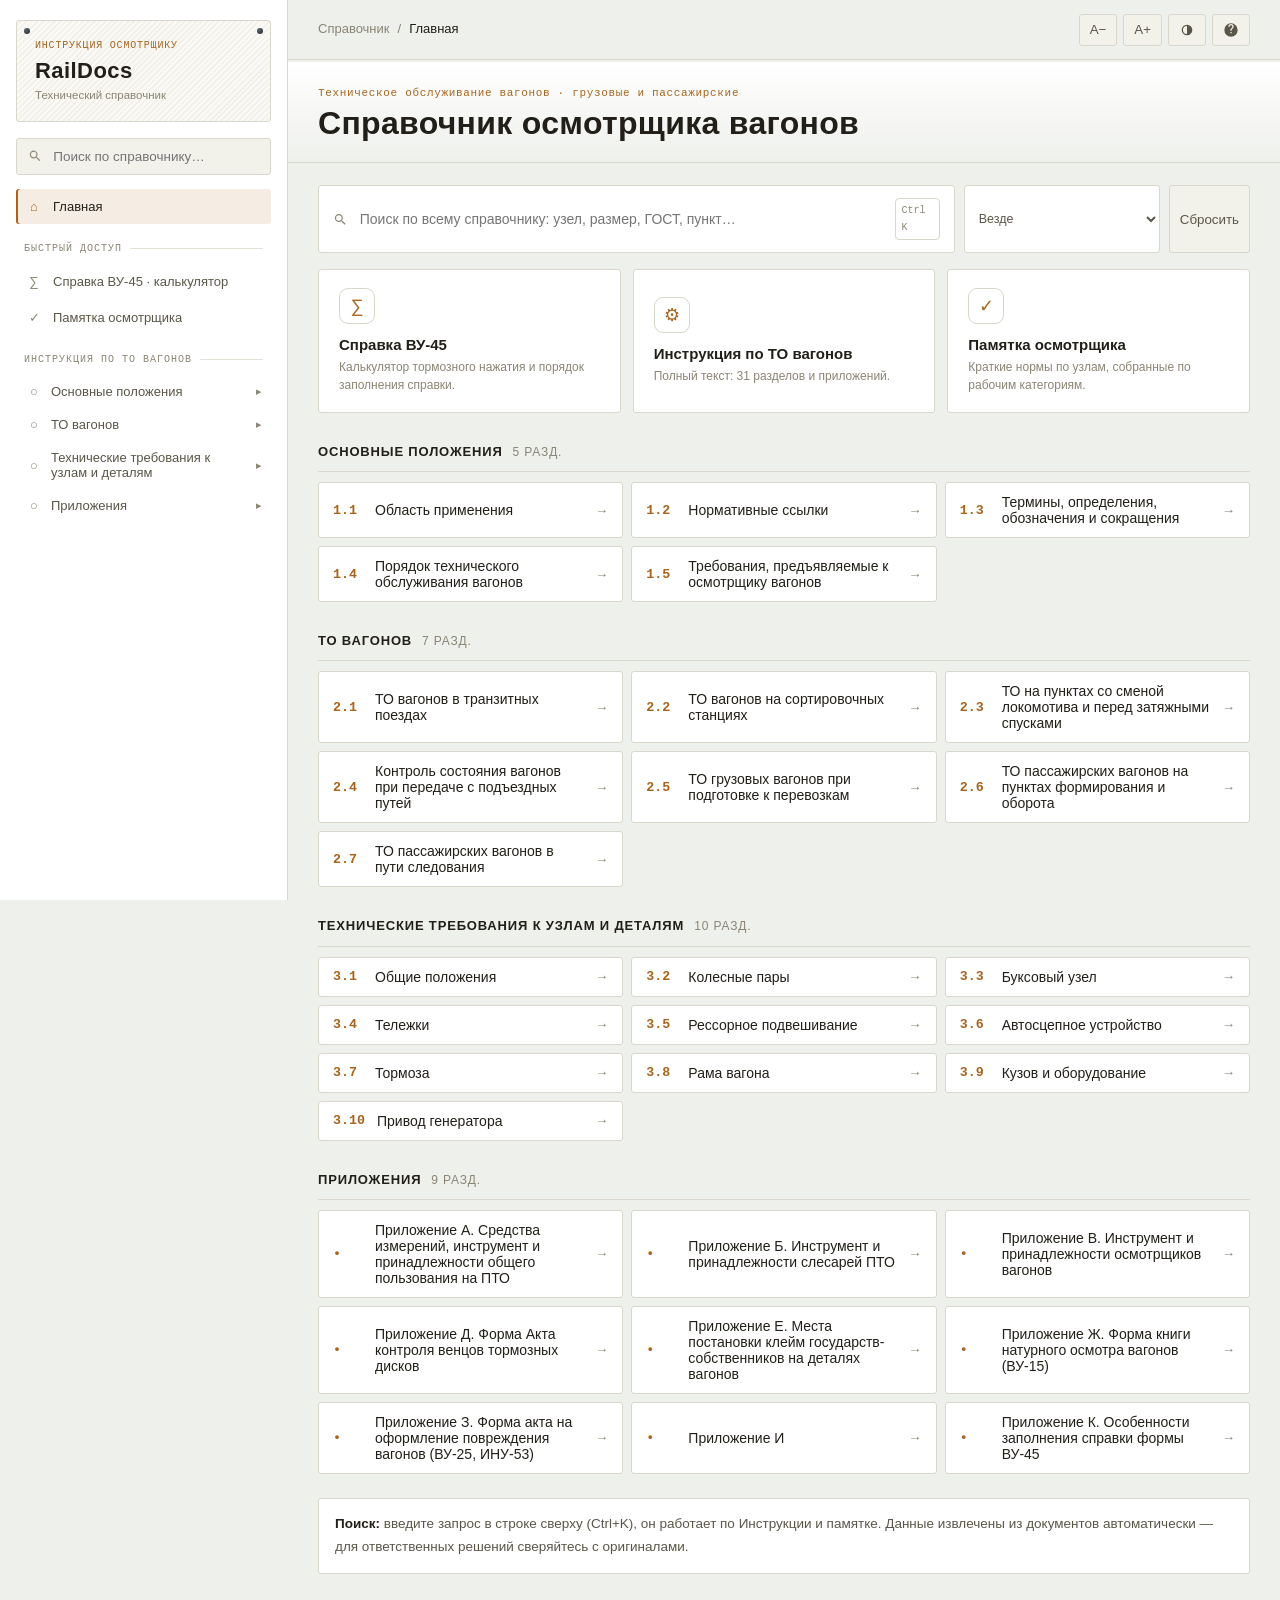
<file: index.html>
<!doctype html>
<html lang="ru">
<head>
<meta charset="utf-8">
<meta name="viewport" content="width=device-width,initial-scale=1">
<meta name="description" content="Справочник осмотрщика вагонов: инструкция по ТО вагонов в эксплуатации, памятка, калькулятор справки ВУ-45">
<title>Справочник осмотрщика вагонов</title>
<link rel="stylesheet" href="assets/styles.css">
<link rel="manifest" href="assets/manifest.webmanifest">
<meta name="theme-color" content="#181d24">
<link rel="icon" href="assets/icon.svg" type="image/svg+xml">
<link rel="apple-touch-icon" href="assets/apple-touch-icon.png">
<meta name="apple-mobile-web-app-capable" content="yes">
<meta name="mobile-web-app-capable" content="yes">
<meta name="apple-mobile-web-app-title" content="Осмотрщик">
<meta name="apple-mobile-web-app-status-bar-style" content="default">
</head>
<body>

<div class="app">

  <!-- ===== SIDEBAR ===== -->
  <aside class="sidebar" id="sidebar">
    <div class="plate">
      <div class="plate-rivet tl"></div><div class="plate-rivet tr"></div>
      <div class="plate-code">ИНСТРУКЦИЯ ОСМОТРЩИКУ</div>
      <div class="plate-title">RailDocs</div>
      <div class="plate-sub">Технический справочник</div>
    </div>

    <div class="side-search">
      <svg viewBox="0 0 24 24" width="16" height="16"><path fill="currentColor" d="M15.5 14h-.79l-.28-.27a6.5 6.5 0 1 0-.7.7l.27.28v.79l5 4.99L20.49 19zm-6 0A4.5 4.5 0 1 1 14 9.5 4.5 4.5 0 0 1 9.5 14"/></svg>
      <input id="sideSearch" placeholder="Поиск по справочнику…">
    </div>

    <nav id="sectionNav"></nav>

    
  </aside>

  <div class="sidebar-backdrop" id="sidebarBackdrop"></div>

  <!-- ===== MAIN ===== -->
  <main class="main">
    <header class="topbar">
      <button id="tocBtn" class="mobile-btn" aria-label="Меню">
        <svg viewBox="0 0 24 24" width="20" height="20"><path fill="currentColor" d="M3 6h18v2H3zm0 5h18v2H3zm0 5h18v2H3z"/></svg>
      </button>
      <div class="crumbs" id="crumbs"><span>Справочник</span><i>/</i><strong>Главная</strong></div>
      <div class="actions">
        <button id="fontMinus" class="icon-btn" title="Уменьшить текст">A−</button>
        <button id="fontPlus" class="icon-btn" title="Увеличить текст">A+</button>
        <button id="themeBtn" class="icon-btn" title="Светлая / тёмная тема">
          <svg viewBox="0 0 24 24" width="16" height="16"><path fill="currentColor" d="M12 18a6 6 0 1 1 0-12zm0 2a8 8 0 1 0 0-16 8 8 0 0 0 0 16"/></svg>
        </button>
        <button id="helpBtn" class="icon-btn" title="Горячие клавиши (?)">
          <svg viewBox="0 0 24 24" width="16" height="16"><path fill="currentColor" d="M12 2a10 10 0 1 0 0 20 10 10 0 0 0 0-20m1 15h-2v-2h2zm2.07-7.75-.9.92C13.45 10.9 13 11.5 13 13h-2v-.5c0-1.1.45-2.1 1.17-2.83l1.24-1.26c.37-.36.59-.86.59-1.41a2 2 0 0 0-4 0H8a4 4 0 0 1 8 0c0 .8-.32 1.53-.93 2.25"/></svg>
        </button>
      </div>
    </header>

    <div class="progress-bar" id="progressBar"><div id="progressFill"></div></div>

    <section class="hero">
      <div class="hero-inner">
        <div class="eyebrow">Техническое обслуживание вагонов · грузовые и пассажирские</div>
        <h1>Справочник осмотрщика вагонов</h1>
        <p>Инструкция по техническому обслуживанию вагонов в эксплуатации, памятка осмотрщика и калькулятор справки ВУ-45.</p>
        <div class="meta" id="heroMeta"></div>
      </div>
    </section>

    <section class="toolbar">
      <div class="global-search">
        <svg viewBox="0 0 24 24" width="17" height="17"><path fill="currentColor" d="M15.5 14h-.79l-.28-.27a6.5 6.5 0 1 0-.7.7l.27.28v.79l5 4.99L20.49 19zm-6 0A4.5 4.5 0 1 1 14 9.5 4.5 4.5 0 0 1 9.5 14"/></svg>
        <input id="search" placeholder="Поиск по всему справочнику: узел, размер, ГОСТ, пункт…" autocomplete="off">
        <kbd>Ctrl K</kbd>
      </div>
      <select id="searchScope" class="scope-select" title="Область поиска">
        <option value="all">Везде</option>
        <option value="pamyatka">Памятка осмотрщика</option>
        <option value="instr">Инструкция по ТО вагонов</option>
      </select>
      <button id="resetBtn" class="ghost-btn">Сбросить</button>
    </section>

    <section id="results" class="results hidden"></section>
    <section id="content" class="content"></section>
  </main>
</div>

<button id="toTopBtn" class="to-top hidden" title="Наверх">
  <svg viewBox="0 0 24 24" width="18" height="18"><path fill="currentColor" d="M12 5.83 5.41 12.41 4 11l8-8 8 8-1.41 1.41L12 5.83zM4 18h16v2H4z"/></svg>
</button>

<!-- ===== TOAST (уведомления: сохранено, скопировано и т.п.) ===== -->
<div class="toast" id="toast"></div>

<div class="pdf-overlay hidden" id="helpOverlay">
  <div class="help-modal">
    <div class="pdf-head">
      <div class="pdf-head-title"><b>Горячие клавиши и подсказки</b></div>
      <div class="pdf-head-actions"><button id="closeHelp" class="icon-btn" title="Закрыть (Esc)">
        <svg viewBox="0 0 24 24" width="15" height="15"><path fill="currentColor" d="M6.4 4.98 12 10.59l5.6-5.61L19.02 6.4 13.41 12l5.61 5.6-1.42 1.42L12 13.41l-5.6 5.61-1.42-1.42L10.59 12 4.98 6.4z"/></svg>
      </button></div>
    </div>
    <div class="help-body">
      <dl class="hotkey-list">
        <dt><kbd>Ctrl</kbd>+<kbd>K</kbd></dt><dd>Перейти в строку поиска</dd>
        <dt><kbd>←</kbd> / <kbd>→</kbd></dt><dd>Предыдущий / следующий раздел документа</dd>
        <dt><kbd>Esc</kbd></dt><dd>Закрыть окно справки или очистить поиск</dd>
        <dt><kbd>?</kbd></dt><dd>Открыть это окно</dd>
      </dl>
      <p class="help-note">Данные калькулятора ВУ-45 хранятся локально в этом браузере и никуда не отправляются.</p>
    </div>
  </div>
</div>

<script src="assets/data.js"></script>
<script src="assets/instr_data.js"></script>
<script src="assets/vu45.js"></script>
<script src="assets/app.js"></script>
</body>
</html>
</file>
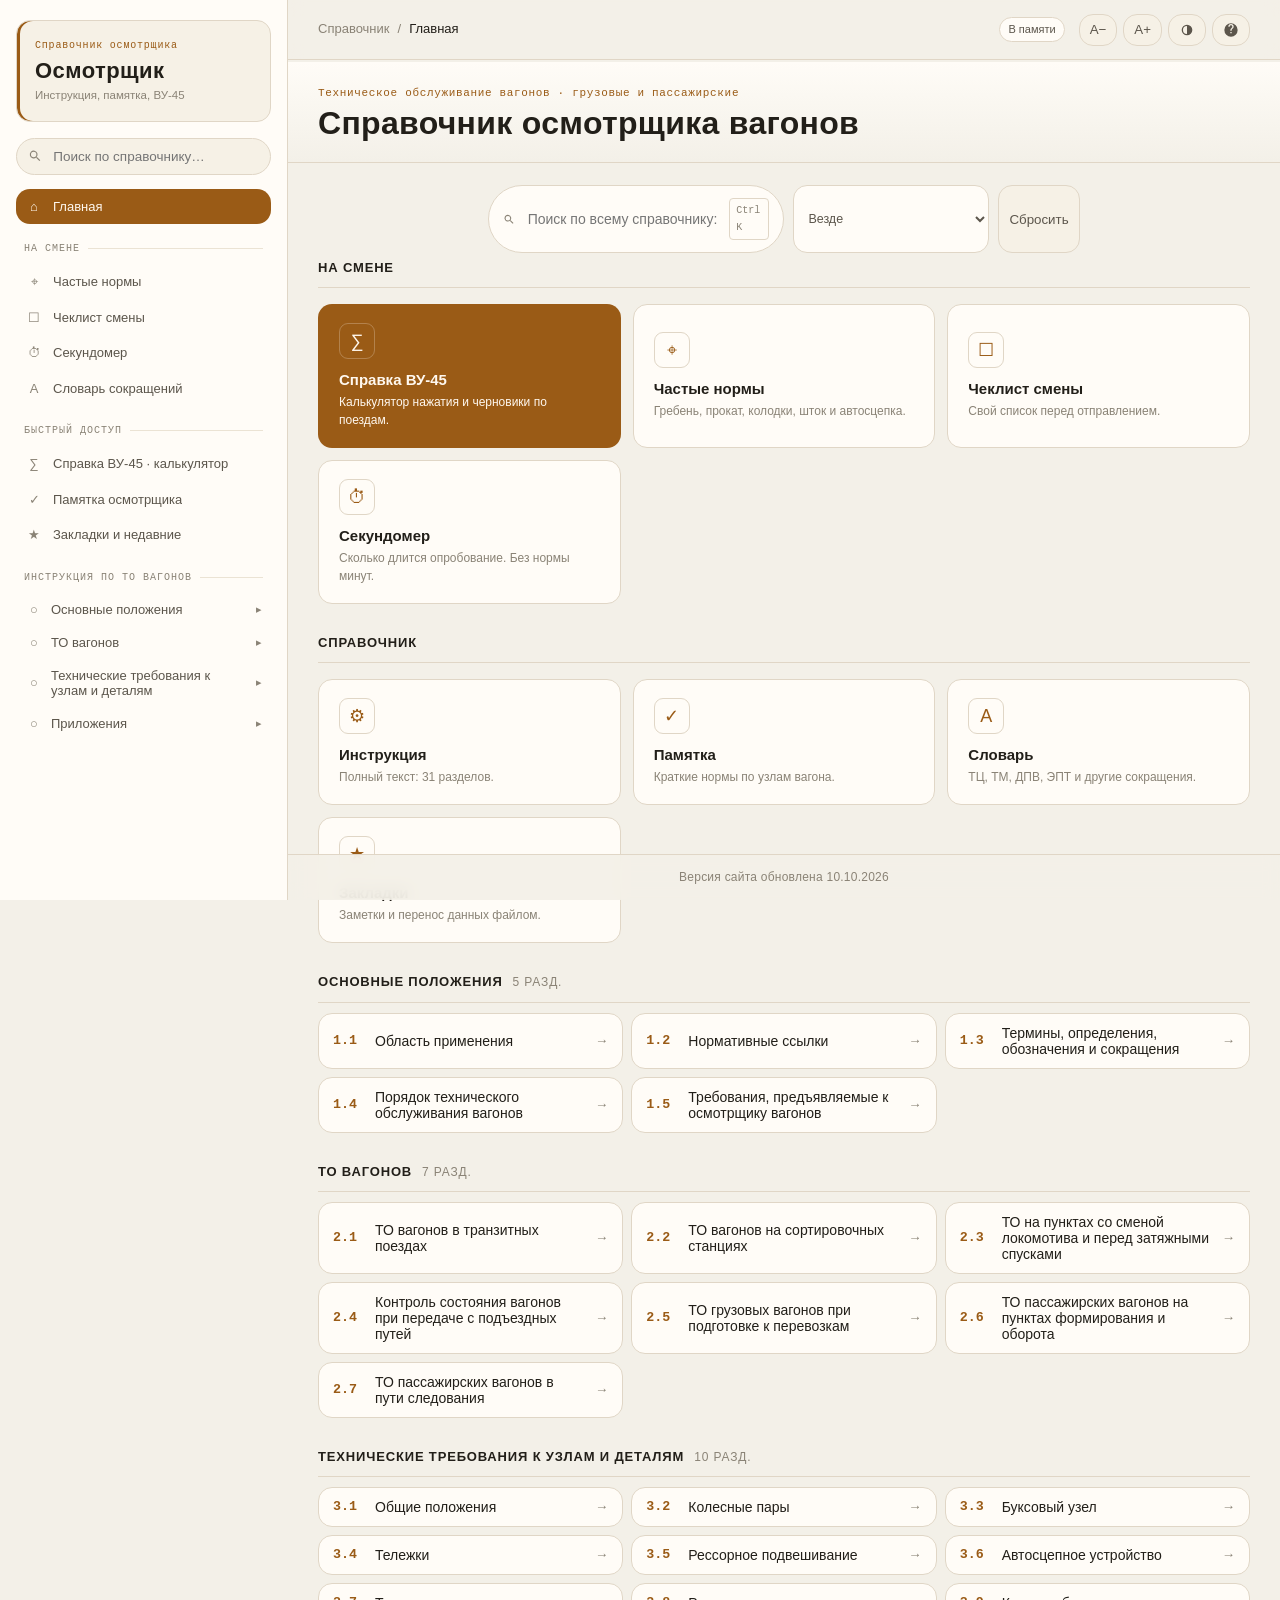
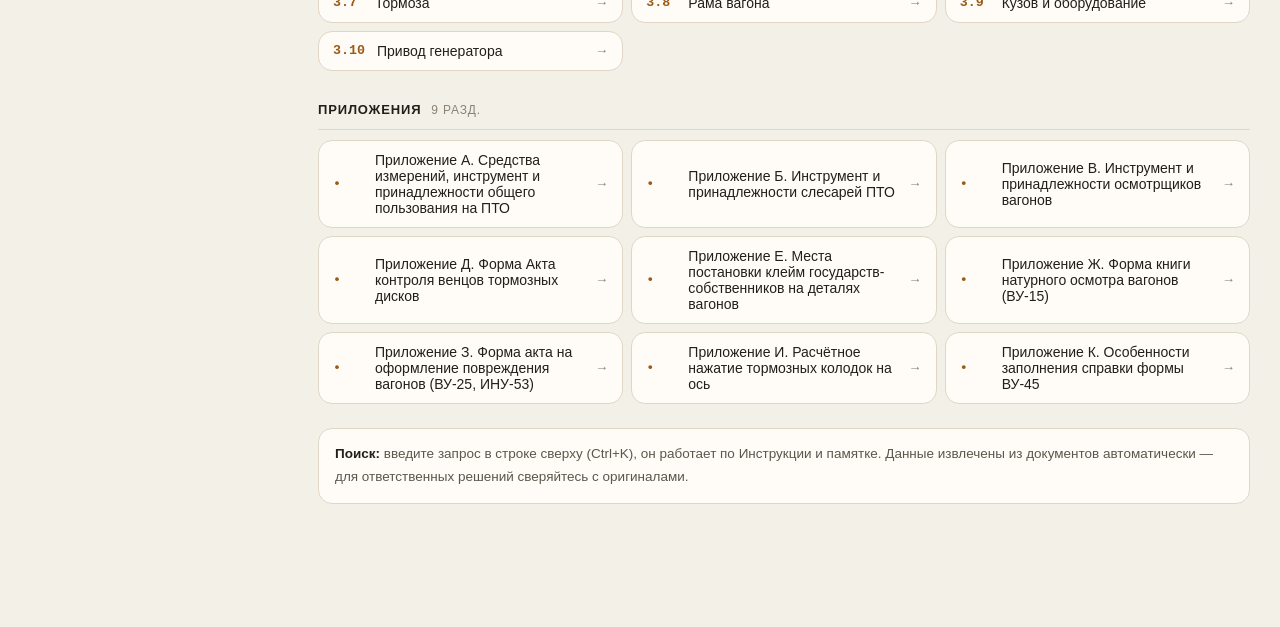
<file: vagon-spravochnik/index.html>
<!doctype html>
<html lang="ru">
<head>
<meta charset="utf-8">
<meta name="viewport" content="width=device-width, initial-scale=1, viewport-fit=cover">
<meta name="description" content="Справочник осмотрщика вагонов: инструкция по ТО вагонов в эксплуатации, памятка, калькулятор справки ВУ-45">
<title>Справочник осмотрщика вагонов</title>
<link rel="stylesheet" href="assets/styles.css">
<link rel="manifest" href="manifest.webmanifest">
<meta name="theme-color" content="#181d24">
<link rel="icon" href="assets/icon.svg" type="image/svg+xml">
<link rel="apple-touch-icon" href="assets/apple-touch-icon.png">
<meta name="apple-mobile-web-app-capable" content="yes">
<meta name="mobile-web-app-capable" content="yes">
<meta name="apple-mobile-web-app-title" content="Осмотрщик">
<meta name="apple-mobile-web-app-status-bar-style" content="black-translucent">
</head>
<body data-theme="night">

<div class="app">

  <!-- ===== SIDEBAR ===== -->
  <aside class="sidebar" id="sidebar">
    <div class="plate">
      <div class="plate-rivet tl"></div><div class="plate-rivet tr"></div>
      <div class="plate-code">Справочник осмотрщика</div>
      <div class="plate-title">Осмотрщик</div>
      <div class="plate-sub">Инструкция, памятка, ВУ-45</div>
    </div>

    <div class="side-search">
      <svg viewBox="0 0 24 24" width="16" height="16"><path fill="currentColor" d="M15.5 14h-.79l-.28-.27a6.5 6.5 0 1 0-.7.7l.27.28v.79l5 4.99L20.49 19zm-6 0A4.5 4.5 0 1 1 14 9.5 4.5 4.5 0 0 1 9.5 14"/></svg>
      <input id="sideSearch" placeholder="Поиск по справочнику…">
    </div>

    <nav id="sectionNav"></nav>

    
  </aside>

  <div class="sidebar-backdrop" id="sidebarBackdrop"></div>

  <!-- ===== MAIN ===== -->
  <main class="main">
    <header class="topbar">
      <button id="tocBtn" class="mobile-btn" aria-label="Меню">
        <svg viewBox="0 0 24 24" width="20" height="20"><path fill="currentColor" d="M3 6h18v2H3zm0 5h18v2H3zm0 5h18v2H3z"/></svg>
      </button>
      <div class="crumbs" id="crumbs"><span>Справочник</span><i>/</i><strong>Главная</strong></div>
      <span id="netBadge" class="net-badge" role="status"></span>
      <div class="actions">
        <button id="timerChip" class="timer-chip hidden" type="button" title="Секундомер"></button>
        <button id="fontMinus" class="icon-btn" title="Уменьшить текст">A−</button>
        <button id="fontPlus" class="icon-btn" title="Увеличить текст">A+</button>
        <div class="theme-wrap">
          <button id="themeBtn" class="icon-btn" title="Цветовая тема" aria-haspopup="true" aria-expanded="false">
            <svg viewBox="0 0 24 24" width="16" height="16"><path fill="currentColor" d="M12 18a6 6 0 1 1 0-12zm0 2a8 8 0 1 0 0-16 8 8 0 0 0 0 16"/></svg>
          </button>
          <div id="themeMenu" class="theme-menu hidden" role="menu">
            <button type="button" data-theme="night" role="menuitemradio"><i></i>Ночь</button>
            <button type="button" data-theme="rail" role="menuitemradio"><i></i>Рельс</button>
            <button type="button" data-theme="field" role="menuitemradio"><i></i>Поле</button>
            <button type="button" data-theme="paper" role="menuitemradio"><i></i>Бумага</button>
            <button type="button" data-theme="day" role="menuitemradio"><i></i>День</button>
          </div>
        </div>
        <button id="helpBtn" class="icon-btn" title="Горячие клавиши (?)">
          <svg viewBox="0 0 24 24" width="16" height="16"><path fill="currentColor" d="M12 2a10 10 0 1 0 0 20 10 10 0 0 0 0-20m1 15h-2v-2h2zm2.07-7.75-.9.92C13.45 10.9 13 11.5 13 13h-2v-.5c0-1.1.45-2.1 1.17-2.83l1.24-1.26c.37-.36.59-.86.59-1.41a2 2 0 0 0-4 0H8a4 4 0 0 1 8 0c0 .8-.32 1.53-.93 2.25"/></svg>
        </button>
      </div>
    </header>

    <div class="progress-bar" id="progressBar"><div id="progressFill"></div></div>

    <section class="hero">
      <div class="hero-inner">
        <div class="eyebrow">Техническое обслуживание вагонов · грузовые и пассажирские</div>
        <h1>Справочник осмотрщика вагонов</h1>
        <p>Инструкция по техническому обслуживанию вагонов в эксплуатации, памятка осмотрщика и калькулятор справки ВУ-45.</p>
        <div class="meta" id="heroMeta"></div>
      </div>
    </section>

    <section class="toolbar">
      <div class="global-search">
        <svg viewBox="0 0 24 24" width="17" height="17"><path fill="currentColor" d="M15.5 14h-.79l-.28-.27a6.5 6.5 0 1 0-.7.7l.27.28v.79l5 4.99L20.49 19zm-6 0A4.5 4.5 0 1 1 14 9.5 4.5 4.5 0 0 1 9.5 14"/></svg>
        <input id="search" placeholder="Поиск по всему справочнику: узел, размер, ГОСТ, пункт…" autocomplete="off">
        <kbd>Ctrl K</kbd>
      </div>
      <select id="searchScope" class="scope-select" title="Область поиска">
        <option value="all">Везде</option>
        <option value="pamyatka">Памятка осмотрщика</option>
        <option value="instr">Инструкция по ТО вагонов</option>
      </select>
      <button id="resetBtn" class="ghost-btn">Сбросить</button>
    </section>

    <section id="results" class="results hidden"></section>
    <section id="content" class="content"></section>
    <footer class="site-rev">Версия сайта обновлена 10.10.2026</footer>
  </main>
</div>

<nav class="dock" id="dock" aria-label="Основные разделы">
  <button type="button" data-dock="overview">
    <svg viewBox="0 0 24 24" width="22" height="22"><path fill="currentColor" d="M4 10.5 12 4l8 6.5V20a1 1 0 0 1-1 1h-5v-6H10v6H5a1 1 0 0 1-1-1z"/></svg>
    <span>Главная</span>
  </button>
  <button type="button" data-dock="norms">
    <svg viewBox="0 0 24 24" width="22" height="22"><path fill="currentColor" d="M4 5h16v2H4zm0 6h10v2H4zm0 6h16v2H4z"/></svg>
    <span>Нормы</span>
  </button>
  <button type="button" data-dock="vu45">
    <svg viewBox="0 0 24 24" width="22" height="22"><path fill="currentColor" d="M6 3h9l5 5v13a1 1 0 0 1-1 1H6a1 1 0 0 1-1-1V4a1 1 0 0 1 1-1m8 1.5V9h4.5zM8 13h8v1.5H8zm0 3h8V18H8z"/></svg>
    <span>ВУ-45</span>
  </button>
  <button type="button" data-dock="search">
    <svg viewBox="0 0 24 24" width="22" height="22"><path fill="currentColor" d="M15.5 14h-.79l-.28-.27a6.5 6.5 0 1 0-.7.7l.27.28v.79l5 4.99L20.49 19zM9.5 14A4.5 4.5 0 1 1 14 9.5 4.5 4.5 0 0 1 9.5 14"/></svg>
    <span>Поиск</span>
  </button>
  <button type="button" data-dock="menu">
    <svg viewBox="0 0 24 24" width="22" height="22"><path fill="currentColor" d="M4 6h16v2H4zm0 5h16v2H4zm0 5h16v2H4z"/></svg>
    <span>Меню</span>
  </button>
</nav>

<button id="toTopBtn" class="to-top hidden" title="Наверх">
  <svg viewBox="0 0 24 24" width="18" height="18"><path fill="currentColor" d="M12 5.83 5.41 12.41 4 11l8-8 8 8-1.41 1.41L12 5.83zM4 18h16v2H4z"/></svg>
</button>

<!-- ===== TOAST (уведомления: сохранено, скопировано и т.п.) ===== -->
<div class="toast" id="toast"></div>

<div class="pdf-overlay hidden" id="helpOverlay">
  <div class="help-modal">
    <div class="pdf-head">
      <div class="pdf-head-title"><b>Горячие клавиши и подсказки</b></div>
      <div class="pdf-head-actions"><button id="closeHelp" class="icon-btn" title="Закрыть (Esc)">
        <svg viewBox="0 0 24 24" width="15" height="15"><path fill="currentColor" d="M6.4 4.98 12 10.59l5.6-5.61L19.02 6.4 13.41 12l5.61 5.6-1.42 1.42L12 13.41l-5.6 5.61-1.42-1.42L10.59 12 4.98 6.4z"/></svg>
      </button></div>
    </div>
    <div class="help-body">
      <dl class="hotkey-list">
        <dt><kbd>Ctrl</kbd>+<kbd>K</kbd></dt><dd>Перейти в строку поиска (и в русской раскладке)</dd>
        <dt><kbd>←</kbd> / <kbd>→</kbd></dt><dd>Предыдущий / следующий раздел документа</dd>
        <dt><kbd>Esc</kbd></dt><dd>Закрыть окно справки или очистить поиск</dd>
        <dt><kbd>?</kbd></dt><dd>Открыть это окно</dd>
      </dl>
      <p class="help-note">Данные калькулятора ВУ-45 хранятся локально в этом браузере и никуда не отправляются.</p>
    </div>
  </div>
</div>

<script src="assets/data.js"></script>
<script src="assets/instr_data.js"></script>
<script src="assets/vu45.js"></script>
<script src="assets/app.js"></script>
</body>
</html>
</file>
<file: assets/styles.css>
/* ============================================================
   Справочник осмотрщика вагонов
   Тема: приборная табличка / инженерный чертёж
   ============================================================ */

:root{
  --bg-0:#12161b;
  --bg-1:#181d24;
  --bg-2:#1f262e;
  --bg-3:#252d36;
  --line:#2c343d;
  --line-soft:#232a32;
  --ink:#e9edf1;
  --ink-dim:#9aa7b3;
  --ink-faint:#6c7885;
  --accent:#d99a3c;
  --accent-ink:#241804;
  --accent-soft:rgba(217,154,60,.14);
  --blue:#5b9bd1;
  --rust:#c96a54;
  --violet:#a48ce0;
  --shadow:0 18px 46px rgba(0,0,0,.35);
  --font-scale:1;
  --font-display:'Oswald',"Arial Narrow",sans-serif;
  --font-body:'IBM Plex Sans',"Segoe UI",Arial,sans-serif;
  --font-mono:'IBM Plex Mono',"SFMono-Regular",Consolas,monospace;
  --radius:3px;
}

*{box-sizing:border-box}
html{scroll-behavior:smooth}
body{
  margin:0;background:var(--bg-0);color:var(--ink);
  font:calc(15px * var(--font-scale))/1.7 var(--font-body);
  -webkit-font-smoothing:antialiased;
}
::selection{background:var(--accent-soft);color:var(--ink)}
a{color:inherit}
button,input{font-family:inherit}
:focus-visible{outline:2px solid var(--accent);outline-offset:2px}

/* ---------- layout shell ---------- */
.app{display:grid;grid-template-columns:288px 1fr;min-height:100vh}
.main{min-width:0}

/* ---------- sidebar ---------- */
.sidebar{
  position:sticky;top:0;height:100vh;overflow-y:auto;
  background:var(--bg-1);border-right:1px solid var(--line);
  padding:20px 16px 16px;display:flex;flex-direction:column;
  scrollbar-width:thin;
}
.sidebar::-webkit-scrollbar{width:8px}
.sidebar::-webkit-scrollbar-thumb{background:var(--line);border-radius:4px}

/* nameplate */
.plate{
  position:relative;border:1px solid var(--line);background:
    repeating-linear-gradient(135deg,var(--bg-2) 0 2px,var(--bg-1) 2px 4px);
  border-radius:var(--radius);padding:16px 18px 15px;margin-bottom:16px;
}
.plate-rivet{position:absolute;width:6px;height:6px;border-radius:50%;
  background:radial-gradient(circle at 35% 35%,#5a636d,#20262c);
  box-shadow:0 1px 0 rgba(255,255,255,.05) inset}
.plate-rivet.tl{top:7px;left:7px}
.plate-rivet.tr{top:7px;right:7px}
.plate-code{font-family:var(--font-mono);font-size:10px;letter-spacing:.08em;color:var(--accent);margin-bottom:6px}
.plate-title{font-family:var(--font-display);font-weight:600;font-size:22px;letter-spacing:.02em;color:var(--ink);line-height:1}
.plate-sub{color:var(--ink-faint);font-size:11.5px;margin-top:4px}

.side-search{
  display:flex;align-items:center;gap:9px;background:var(--bg-2);
  border:1px solid var(--line);border-radius:var(--radius);
  padding:9px 11px;margin-bottom:14px;color:var(--ink-faint);
}
.side-search input{border:0;outline:0;background:transparent;color:var(--ink);width:100%;font-size:13.5px}

.sidebar nav{overflow:visible;flex:1}
.nav-group{
  display:flex;align-items:center;gap:8px;
  color:var(--ink-faint);font-family:var(--font-mono);font-size:10px;
  letter-spacing:.1em;text-transform:uppercase;padding:16px 8px 7px;
}
.nav-group::after{content:"";flex:1;height:1px;background:var(--line-soft)}
.nav-group:first-child{padding-top:2px}

.side-nav,.nav-btn{
  display:flex;align-items:center;gap:10px;width:100%;border:0;background:transparent;
  color:var(--ink-dim);padding:9px 9px;border-radius:var(--radius);text-align:left;
  cursor:pointer;font-size:13px;line-height:1.35;
}
.side-nav:hover,.nav-btn:hover{background:var(--bg-2);color:var(--ink)}
.side-nav.active,.nav-btn.active{background:var(--accent-soft);color:var(--ink);box-shadow:inset 2px 0 0 var(--accent)}
.side-icon{width:18px;flex:0 0 18px;text-align:center;color:var(--ink-faint);font-size:13px}
.side-nav.active .side-icon{color:var(--accent)}
.nav-num{font-family:var(--font-mono);color:var(--ink-faint);width:24px;flex:0 0 24px;font-size:11.5px}
.nav-btn.active .nav-num{color:var(--accent)}
.nav-btn span:last-child,.side-nav span:last-child{overflow:hidden;text-overflow:ellipsis;white-space:nowrap}

.nav-toggle{
  display:flex;align-items:center;gap:8px;width:100%;border:0;background:transparent;
  color:var(--ink-dim);padding:9px 9px;cursor:pointer;font-size:13px;text-align:left;font-weight:500;
}
.nav-toggle:hover{color:var(--ink)}
.nav-toggle .chev{margin-left:auto;color:var(--ink-faint);transition:transform .15s;font-size:11px}
.nav-toggle.open .chev{transform:rotate(90deg)}
.nav-sub{padding-left:6px;overflow:hidden;max-height:0;transition:max-height .18s ease}
.nav-sub.open{max-height:1200px}

.side-bottom{margin-top:14px;padding-top:14px;border-top:1px solid var(--line-soft)}
.plate-btn{
  display:flex;align-items:center;gap:10px;width:100%;border:1px solid var(--line);
  background:var(--bg-2);color:var(--ink);border-radius:var(--radius);padding:11px 12px;
  cursor:pointer;font-size:12.5px;text-align:left;
}
.plate-btn:hover{border-color:var(--accent);color:var(--accent)}
.source-badge{font-family:var(--font-mono);font-size:10px;color:var(--ink-faint);padding:9px 4px 2px}

.sidebar-backdrop{display:none}

/* ---------- topbar ---------- */
.topbar{
  height:60px;border-bottom:1px solid var(--line);display:flex;align-items:center;
  gap:14px;justify-content:space-between;padding:0 30px;background:color-mix(in srgb, var(--bg-0) 88%, transparent);
  backdrop-filter:blur(8px);position:sticky;top:0;z-index:10;
}
.crumbs{color:var(--ink-faint);font-size:13px;display:flex;align-items:center;min-width:0}
.crumbs i{padding:0 8px;font-style:normal}
.crumbs strong{color:var(--ink);font-weight:500;overflow:hidden;text-overflow:ellipsis;white-space:nowrap}
.actions{display:flex;gap:6px;flex:0 0 auto}
.icon-btn,.mobile-btn,.ghost-btn{
  border:1px solid var(--line);background:var(--bg-2);color:var(--ink-dim);
  border-radius:var(--radius);padding:7px 10px;cursor:pointer;display:inline-flex;align-items:center;gap:6px;
}
.icon-btn:hover,.ghost-btn:hover{border-color:var(--accent);color:var(--ink)}
.mobile-btn{display:none}

/* ---------- hero ---------- */
.hero{border-bottom:1px solid var(--line);
  background:linear-gradient(180deg,var(--bg-1),var(--bg-0));
}
.hero-inner{padding:46px max(30px,calc((100vw - 1120px)/2)) 30px}
.eyebrow{font-family:var(--font-mono);font-size:11px;letter-spacing:.06em;color:var(--accent)}
.hero h1{font-family:var(--font-display);font-weight:600;font-size:clamp(30px,4vw,44px);letter-spacing:.01em;line-height:1.05;margin:12px 0 12px}
.hero p{font-size:17px;line-height:1.6;color:var(--ink-dim);max-width:760px;margin:0}
.meta{display:flex;gap:8px;margin-top:20px;flex-wrap:wrap}
.meta span{border:1px solid var(--line);background:var(--bg-2);color:var(--ink-dim);border-radius:20px;padding:6px 12px;font-size:11.5px}

/* ---------- toolbar / search ---------- */
.toolbar{max-width:1120px;margin:22px auto 0;padding:0 max(30px,calc((100vw - 1120px)/2 + 30px - 30px));padding-left:30px;padding-right:30px;display:flex;gap:9px}
.global-search{
  flex:1;display:flex;align-items:center;gap:10px;background:var(--bg-1);
  border:1px solid var(--line);border-radius:var(--radius);padding:12px 14px;color:var(--ink-faint);
}
.global-search input{border:0;outline:0;background:transparent;color:var(--ink);width:100%;font-size:14px}
kbd{font-family:var(--font-mono);font-size:10px;color:var(--ink-faint);border:1px solid var(--line);padding:3px 6px;border-radius:4px}

.content,.results{max-width:1120px;margin:0 auto;padding:0 30px 90px}

/* ---------- view title ---------- */
.view-title{max-width:1120px;margin:0 auto;padding:34px 30px 14px;display:flex;justify-content:space-between;gap:20px;align-items:flex-end}
.view-title h2{font-family:var(--font-display);font-weight:600;font-size:28px;line-height:1.2;margin:6px 0}
.view-title p{color:var(--ink-faint);margin:0;max-width:820px;font-size:14px}
.back-btn{border:1px solid var(--line);background:var(--bg-1);color:var(--ink-dim);padding:9px 13px;border-radius:var(--radius);cursor:pointer;white-space:nowrap}
.back-btn:hover{border-color:var(--accent);color:var(--ink)}

/* ---------- section card ---------- */
.section-card{background:var(--bg-1);border:1px solid var(--line);border-radius:var(--radius);margin:18px 0;overflow:hidden;box-shadow:var(--shadow)}
.section-head{padding:19px 22px;background:var(--bg-2);border-bottom:1px solid var(--line);display:flex;align-items:center;gap:14px}
.section-head .num{font-family:var(--font-mono);color:var(--accent);font-weight:600;font-size:15px;min-width:26px}
.section-kicker{font-family:var(--font-mono);font-size:9px;color:var(--ink-faint);letter-spacing:.1em;margin-bottom:3px}
.section-head h3{font-family:var(--font-display);font-weight:500;font-size:20px;line-height:1.3;margin:0}
.section-size{margin-left:auto;color:var(--ink-faint);font-size:11px;font-family:var(--font-mono);white-space:nowrap}

.outline{border-bottom:1px solid var(--line);padding:16px 22px;background:var(--bg-0)}
.outline-title{font-family:var(--font-mono);font-size:10px;letter-spacing:.08em;color:var(--ink-faint);text-transform:uppercase;margin-bottom:9px}
.outline button{display:inline-block;background:transparent;border:0;color:var(--ink-dim);margin:3px 9px 3px 0;cursor:pointer;font-size:12px;text-align:left}
.outline button:hover{color:var(--accent)}
.outline b{color:var(--blue);font-family:var(--font-mono);font-weight:500}

.rich-text{padding:24px 26px 30px;font-size:calc(16.5px * var(--font-scale));line-height:1.8}
.rich-text p{margin:0 0 17px;max-width:900px}
.rich-text h3{scroll-margin-top:80px;font-size:calc(18px * var(--font-scale));line-height:1.4;color:var(--ink);margin:28px 0 12px;padding-left:12px;border-left:3px solid var(--accent);font-weight:600}
.rich-text h3 span{font-family:var(--font-mono);color:var(--accent);margin-right:8px}
.document-label{font-size:calc(15px * var(--font-scale));font-weight:600;color:var(--ink);margin:24px 0 8px;font-family:var(--font-display)}
.appendix-title{font-size:21px!important;color:var(--violet)!important;border-left:3px solid var(--violet);padding-left:12px}
.source-table{background:var(--bg-0);border:1px solid var(--line-soft);border-radius:var(--radius);padding:14px 15px;margin:14px 0 20px;overflow:auto;color:var(--ink-dim);font:calc(12.5px * var(--font-scale))/1.65 var(--font-mono);white-space:pre}
mark{background:var(--accent-soft);color:var(--ink);border-radius:3px;padding:0 2px}
.raw{border-top:1px solid var(--line);padding:0 22px;color:var(--ink-faint)}
.raw summary{cursor:pointer;padding:14px 0;font-size:12px}
.raw summary:hover{color:var(--ink)}
.raw pre{white-space:pre-wrap;overflow:auto;color:var(--ink-dim);font:12px/1.65 var(--font-mono);padding-bottom:20px}
.empty{padding:28px;color:var(--ink-faint)}

/* ---------- dashboard / overview ---------- */
.stats-grid{max-width:1120px;margin:0 auto 22px;padding:0 30px;display:grid;grid-template-columns:repeat(6,1fr);gap:9px}
.stats-grid>div{background:var(--bg-1);border:1px solid var(--line);border-radius:var(--radius);padding:15px}
.stats-grid b{font-family:var(--font-display);font-size:25px;font-weight:600;color:var(--accent);display:block}
.stats-grid span{font-size:10.5px;color:var(--ink-faint);line-height:1.3}
.dashboard-grid{max-width:1120px;margin:0 auto;padding:0 30px;display:grid;grid-template-columns:repeat(2,1fr);gap:10px}
.dash-card{border:1px solid var(--line);background:var(--bg-1);border-radius:var(--radius);padding:18px;text-align:left;color:var(--ink);cursor:pointer;transition:border-color .15s}
.dash-card:hover{border-color:var(--accent)}
.dash-card>span{font-size:19px;color:var(--accent);display:block;margin-bottom:9px}
.dash-card b{font-size:15px;display:block;font-weight:600}
.dash-card small{display:block;color:var(--ink-faint);margin-top:5px;line-height:1.5;font-size:12px}
.notice{max-width:1120px;margin:14px auto;padding:0 30px}
.notice b{color:var(--ink)}
.notice p{border-left:3px solid var(--blue);background:var(--bg-1);border:1px solid var(--line);padding:14px 16px;border-radius:var(--radius);color:var(--ink-dim);font-size:13.5px}
.source-note{display:flex;align-items:center;gap:16px;flex-wrap:wrap}
.source-note p{flex:1;min-width:280px}
.source-note .back-btn{margin:0}

/* ---------- section index list ---------- */
.section-index{width:100%;display:flex;align-items:center;gap:15px;background:var(--bg-1);border:1px solid var(--line);color:var(--ink);padding:16px 18px;margin:8px 0;border-radius:var(--radius);text-align:left;cursor:pointer}
.section-index:hover{border-color:var(--accent)}
.section-index>span{font-family:var(--font-mono);width:32px;color:var(--accent);font-weight:600}
.section-index b{display:block;font-size:14.5px;font-weight:500}
.section-index small{display:block;color:var(--ink-faint);font-size:11px;margin-top:3px;font-family:var(--font-mono)}
.section-index i{margin-left:auto;color:var(--ink-faint);font-style:normal}

/* ---------- search results ---------- */
.search-head{display:flex;justify-content:space-between;align-items:center;padding:8px 0 12px}
.search-head h2{font-family:var(--font-display);font-size:20px;margin:0;font-weight:600}
.search-head span{color:var(--ink-faint);font-family:var(--font-mono);font-size:12px}
.result{display:block;width:100%;text-align:left;border:1px solid var(--line);background:var(--bg-1);color:var(--ink);padding:14px 16px;border-radius:var(--radius);margin:8px 0;cursor:pointer}
.result:hover{border-color:var(--accent)}
.result div{display:flex;justify-content:space-between;gap:10px}
.result small{color:var(--ink-faint);font-family:var(--font-mono)}
.result p{margin:8px 0 0;color:var(--ink-dim);line-height:1.55}
.empty-result{padding:28px;color:var(--ink-faint)}
.hidden{display:none!important}

/* ---------- index tools / cards ---------- */
.index-tools{display:flex;gap:10px;max-width:1120px;margin:10px auto 12px;padding:0 30px}
.index-tools input{flex:1;background:var(--bg-1);border:1px solid var(--line);border-radius:var(--radius);padding:11px 13px;color:var(--ink);outline:none}
.index-tools span{align-self:center;color:var(--ink-faint);font-size:11px;font-family:var(--font-mono)}
.index-list,.measure-list,.table-index{max-width:1120px;margin:0 auto;padding:0 30px 80px}
.data-card,.measure-card{width:100%;text-align:left;background:var(--bg-1);border:1px solid var(--line);color:var(--ink);border-radius:var(--radius);padding:14px 16px;margin:7px 0;cursor:pointer}
.data-card:hover,.measure-card:hover{border-color:var(--accent)}
.data-card p,.measure-card p{margin:8px 0 0;color:var(--ink-dim);line-height:1.55}
.card-top{display:flex;justify-content:space-between;gap:12px;align-items:center}
.card-top>div{display:flex;gap:10px;align-items:baseline;min-width:0}
.card-top b{color:var(--accent);font-family:var(--font-mono);white-space:nowrap}
.card-top span{font-size:13px;color:var(--ink-dim);overflow:hidden;text-overflow:ellipsis}
.card-top small{color:var(--ink-faint);white-space:nowrap;font-family:var(--font-mono)}
.measure-meta{display:flex;justify-content:space-between;color:var(--ink-faint);font-size:10px;font-family:var(--font-mono)}
.measure-meta b{color:var(--blue)}
.measure-card p{font-size:14px}
.filtered-out{display:none!important}

.category{max-width:1120px;margin:10px auto;padding:0 30px}
.category-head{background:var(--bg-1);border:1px solid var(--line);border-radius:var(--radius);padding:14px 16px}
.category-head b{font-size:15px;font-weight:600}
.category-head small{display:block;color:var(--ink-faint);font-size:10.5px;margin-top:3px;font-family:var(--font-mono)}
.component-items{display:grid;grid-template-columns:repeat(2,1fr);gap:6px;margin-top:6px}
.component-items button{border:1px solid var(--line);background:var(--bg-1);color:var(--ink-dim);border-radius:var(--radius);text-align:left;padding:10px 12px;cursor:pointer;font-size:12px;line-height:1.45}
.component-items button:hover{border-color:var(--accent)}
.component-items span{color:var(--ink-faint);margin-right:8px;font-family:var(--font-mono)}

.model-grid,.form-grid{max-width:1120px;margin:0 auto;padding:0 30px 80px;display:grid;grid-template-columns:repeat(2,1fr);gap:8px}
.model-card,.form-card{border:1px solid var(--line);background:var(--bg-1);color:var(--ink);border-radius:var(--radius);padding:15px;text-align:left;cursor:pointer}
.model-card:hover,.form-card:hover{border-color:var(--accent)}
.model-card b,.form-card b{color:var(--accent);font-size:17px;font-family:var(--font-mono)}
.model-card small,.form-card span{float:right;color:var(--ink-faint);font-size:10px;font-family:var(--font-mono)}
.model-card p,.form-card p{clear:both;margin:10px 0 0;color:var(--ink-dim);font-size:12px;line-height:1.5}

.table-card{background:var(--bg-1);border:1px solid var(--line);border-radius:var(--radius);margin:9px 0;overflow:hidden}
.table-card-head{display:flex;justify-content:space-between;align-items:center;padding:12px 15px;border-bottom:1px solid var(--line)}
.table-card-head b{color:var(--ink);font-family:var(--font-mono)}
.table-card-head button{border:1px solid var(--line);background:var(--bg-2);color:var(--blue);cursor:pointer;border-radius:var(--radius);padding:6px 10px;font-size:11.5px}
.table-card-head button:hover{border-color:var(--blue)}
.table-preview{padding:14px 15px;font:12px/1.65 var(--font-mono);color:var(--ink-dim);overflow:auto}
.table-preview div{padding:2px 0}

.figure-grid{max-width:1120px;margin:0 auto;padding:0 30px 80px;display:grid;grid-template-columns:repeat(3,1fr);gap:10px}
.figure-card{border:1px solid var(--line);background:var(--bg-1);border-radius:var(--radius);overflow:hidden;padding:0;text-align:left;color:var(--ink);cursor:pointer}
.figure-card:hover{border-color:var(--accent)}
.figure-card img{display:block;width:100%;height:180px;object-fit:cover;object-position:top;background:var(--bg-2)}
.figure-card div{padding:11px 12px}
.figure-card b{display:block;font-size:12px;line-height:1.4;font-weight:500}
.figure-card span{display:block;color:var(--ink-faint);font-size:10px;margin-top:5px;font-family:var(--font-mono)}

.pamyatka-category{max-width:1120px;margin:0 auto 16px;padding:0 30px}
.pamyatka-category>div.category-head{margin:0}
.pamyatka-items{display:grid;grid-template-columns:repeat(2,minmax(0,1fr));gap:8px;padding:10px 0 0}
.pamyatka-items button{display:flex;gap:12px;text-align:left;border:1px solid var(--line);background:var(--bg-1);color:var(--ink);padding:12px 13px;border-radius:var(--radius);cursor:pointer}
.pamyatka-items button:hover{border-color:var(--accent)}
.pamyatka-items span{font-family:var(--font-mono);font-size:11px;color:var(--ink-faint);min-width:26px}
.pamyatka-items p{margin:0;font-size:13.5px;line-height:1.55}

/* ---------- PDF modal ---------- */
.pdf-overlay{
  position:fixed;inset:0;background:rgba(6,8,10,.66);backdrop-filter:blur(3px);
  z-index:60;display:flex;align-items:center;justify-content:center;padding:26px;
}
.pdf-modal{
  width:min(1180px,100%);height:100%;max-height:calc(100vh - 52px);
  background:var(--bg-0);border:1px solid var(--line);border-radius:6px;
  box-shadow:0 30px 90px rgba(0,0,0,.55);overflow:hidden;display:flex;flex-direction:column;
}
.pdf-head{height:52px;flex:0 0 auto;padding:0 8px 0 16px;display:flex;align-items:center;justify-content:space-between;border-bottom:1px solid var(--line);background:var(--bg-1)}
.pdf-head-title{display:flex;align-items:baseline;gap:10px;min-width:0}
.pdf-head-title b{font-size:13.5px;font-weight:600;white-space:nowrap;overflow:hidden;text-overflow:ellipsis}
.pdf-head-title span{color:var(--ink-faint);font-size:11.5px;font-family:var(--font-mono);white-space:nowrap}
.pdf-head-actions{display:flex;gap:6px}
.pdf-head-actions .icon-btn{background:transparent;border-color:transparent}
.pdf-head-actions .icon-btn:hover{background:var(--bg-2);border-color:var(--line)}
.pdf-body{flex:1;min-height:0;background:#3a3d40}
.pdf-body iframe{width:100%;height:100%;border:0;display:block}

/* ---------- reading progress bar ---------- */
.progress-bar{position:sticky;top:60px;z-index:9;height:2px;background:transparent}
#progressFill{height:100%;width:0%;background:var(--accent);transition:width .1s linear}

/* ---------- scope select ---------- */
.scope-select{
  background:var(--bg-1);border:1px solid var(--line);color:var(--ink-dim);
  border-radius:var(--radius);padding:0 10px;font-size:12.5px;cursor:pointer;
}
.scope-select:hover{border-color:var(--accent);color:var(--ink)}

/* ---------- cross-reference links inside document text ---------- */
.rich-text a.xref{color:var(--blue);text-decoration:none;border-bottom:1px dashed var(--blue);cursor:pointer}
.rich-text a.xref:hover{color:var(--accent);border-bottom-color:var(--accent)}
.rich-text a.xref.xref-norm{color:var(--accent)}
.rich-text a.xref.xref-norm:hover{color:var(--blue)}

/* ---------- subsection heading toolbar (bookmark / note / link) ---------- */
.rich-text h3{position:relative;padding-right:78px}
.h3-tools{position:absolute;right:0;top:0;display:flex;gap:2px}
.h3-tool{
  border:1px solid transparent;background:transparent;color:var(--ink-faint);
  width:24px;height:24px;border-radius:var(--radius);cursor:pointer;
  display:inline-flex;align-items:center;justify-content:center;font-size:13px;
}
.h3-tool:hover{border-color:var(--line);color:var(--ink);background:var(--bg-2)}
.h3-tool.on{color:var(--accent)}
.note-box{
  margin:-4px 0 16px;padding:10px 12px;background:var(--bg-2);border:1px solid var(--line);
  border-left:3px solid var(--violet);border-radius:var(--radius);
}
.note-box textarea{
  width:100%;min-height:52px;background:transparent;border:0;outline:0;resize:vertical;
  color:var(--ink);font:calc(13.5px * var(--font-scale))/1.5 var(--font-body);
}
.note-box .note-label{font-family:var(--font-mono);font-size:10px;color:var(--violet);letter-spacing:.06em;text-transform:uppercase;margin-bottom:4px;display:flex;justify-content:space-between}
.note-close{cursor:pointer;color:var(--ink-faint);font-family:var(--font-body);text-transform:none;letter-spacing:0}
.note-close:hover{color:var(--rust)}

/* ---------- prev/next section navigation ---------- */
.section-pager{display:flex;gap:10px;max-width:1120px;margin:8px auto 0;padding:0 30px}
.pager-btn{
  flex:1;display:flex;flex-direction:column;gap:4px;border:1px solid var(--line);background:var(--bg-1);
  color:var(--ink);border-radius:var(--radius);padding:14px 16px;cursor:pointer;text-align:left;min-width:0;
}
.pager-btn:hover{border-color:var(--accent)}
.pager-btn.next{text-align:right;align-items:flex-end}
.pager-btn span.pager-label{font-family:var(--font-mono);font-size:10px;color:var(--ink-faint);letter-spacing:.06em;text-transform:uppercase}
.pager-btn b{font-size:13.5px;font-weight:500;overflow:hidden;text-overflow:ellipsis;white-space:nowrap;max-width:100%}
.pager-btn.disabled{opacity:.35;pointer-events:none}

/* ---------- section-card action row (print / export / read time) ---------- */
.section-actions{display:flex;align-items:center;gap:8px;padding:12px 22px;border-top:1px solid var(--line);background:var(--bg-0);flex-wrap:wrap}
.section-actions .readtime{color:var(--ink-faint);font-size:11.5px;font-family:var(--font-mono);margin-right:auto}
.mini-btn{
  border:1px solid var(--line);background:var(--bg-1);color:var(--ink-dim);border-radius:var(--radius);
  padding:6px 11px;font-size:12px;cursor:pointer;display:inline-flex;align-items:center;gap:6px;
}
.mini-btn:hover{border-color:var(--accent);color:var(--ink)}

/* ---------- bookmarks / history / glossary / changes lists ---------- */
.fav-card{width:100%;display:flex;align-items:flex-start;gap:12px;text-align:left;background:var(--bg-1);border:1px solid var(--line);color:var(--ink);border-radius:var(--radius);padding:14px 16px;margin:8px 0;cursor:pointer}
.fav-card:hover{border-color:var(--accent)}
.fav-card .fav-main{flex:1;min-width:0}
.fav-card b{display:block;font-size:14px;font-weight:500}
.fav-card small{display:block;color:var(--ink-faint);font-size:11px;margin-top:3px;font-family:var(--font-mono)}
.fav-card p{margin:6px 0 0;color:var(--ink-dim);font-size:13px;line-height:1.5}
.fav-remove{border:1px solid var(--line);background:transparent;color:var(--ink-faint);border-radius:var(--radius);width:26px;height:26px;flex:0 0 26px;cursor:pointer}
.fav-remove:hover{border-color:var(--rust);color:var(--rust)}
.empty-state{padding:40px 0;text-align:center;color:var(--ink-faint)}
.empty-state svg{opacity:.4;margin-bottom:10px}

.glossary-item{background:var(--bg-1);border:1px solid var(--line);border-radius:var(--radius);padding:14px 16px;margin:7px 0}
.glossary-item b{font-family:var(--font-mono);color:var(--accent);font-size:13.5px}
.glossary-item p{margin:6px 0 0;color:var(--ink-dim);font-size:13.5px;line-height:1.55}

.backup-row{display:flex;gap:8px;max-width:1120px;margin:0 auto 6px;padding:0 30px;flex-wrap:wrap}

/* ---------- help modal / hotkeys ---------- */
.help-modal{width:min(560px,92vw);max-height:80vh;background:var(--bg-0);border:1px solid var(--line);border-radius:6px;box-shadow:0 30px 90px rgba(0,0,0,.5);overflow:hidden;display:flex;flex-direction:column}
.help-body{padding:20px 22px;overflow:auto}
.hotkey-list{margin:0 0 16px;display:grid;grid-template-columns:auto 1fr;gap:10px 16px}
.hotkey-list dt{font-family:var(--font-mono)}
.hotkey-list dt kbd{margin:0 1px}
.hotkey-list dd{margin:0;color:var(--ink-dim)}
.help-note{color:var(--ink-faint);font-size:12.5px;line-height:1.6;border-top:1px solid var(--line);padding-top:14px;margin:0}

/* ---------- toast ---------- */
.toast{
  position:fixed;left:50%;bottom:26px;transform:translate(-50%,20px);
  background:var(--bg-2);border:1px solid var(--line);color:var(--ink);
  padding:10px 18px;border-radius:var(--radius);font-size:13px;z-index:80;
  opacity:0;pointer-events:none;transition:opacity .18s,transform .18s;box-shadow:var(--shadow);
}
.toast.show{opacity:1;transform:translate(-50%,0)}

/* ---------- back to top ---------- */
.to-top{
  position:fixed;right:24px;bottom:24px;width:42px;height:42px;border-radius:50%;
  background:var(--bg-2);border:1px solid var(--line);color:var(--ink-dim);cursor:pointer;
  display:flex;align-items:center;justify-content:center;z-index:20;box-shadow:var(--shadow);
  transition:opacity .15s,transform .15s;
}
.to-top:hover{border-color:var(--accent);color:var(--accent)}
.to-top.hidden{opacity:0;pointer-events:none;transform:translateY(8px)}

/* ---------- print ---------- */
@media print{
  .sidebar,.sidebar-backdrop,.topbar,.hero,.toolbar,.progress-bar,.results,.to-top,.pdf-overlay,.section-pager,.section-actions,.h3-tools,.back-btn{display:none!important}
  body{background:#fff;color:#000}
  .content{max-width:none;padding:0}
  .section-card{box-shadow:none;border:0}
  .section-head{background:#fff;border-bottom:2px solid #000}
  .rich-text{color:#000}
  .rich-text h3{border-left-color:#000;color:#000}
  a.xref{color:#000!important;border:0!important}
}

/* ---------- light theme ---------- */
body.light{
  --bg-0:#eef0ec;--bg-1:#ffffff;--bg-2:#f2f1ea;--bg-3:#e9e7de;
  --line:#d9d6cb;--line-soft:#e4e2d8;
  --ink:#221f19;--ink-dim:#5a5648;--ink-faint:#8a8574;
  --accent:#a8641f;--accent-soft:rgba(168,100,31,.12);
  --blue:#2f6aa8;--violet:#6b52a8;
}
body.light .plate{background:repeating-linear-gradient(135deg,#fbfaf6 0 2px,#f2f1ea 2px 4px)}
body.light .pdf-body{background:#8a8d90}

/* ---------- mobile ---------- */
@media(max-width:900px){
  .app{grid-template-columns:1fr}
  .sidebar{position:fixed;left:-320px;top:0;z-index:70;width:300px;transition:left .22s ease;box-shadow:0 0 0 transparent}
  .sidebar.open{left:0;box-shadow:20px 0 60px rgba(0,0,0,.4)}
  .sidebar-backdrop{display:none;position:fixed;inset:0;background:rgba(0,0,0,.5);z-index:65}
  .sidebar-backdrop.show{display:block}
  .mobile-btn{display:inline-flex}
  .topbar{padding:0 14px}
  .hero-inner{padding:30px 16px 22px}
  .hero h1{font-size:27px}
  .hero p{font-size:15px}
  .toolbar{padding-left:16px;padding-right:16px;margin-top:16px}
  .content,.results{padding-left:16px;padding-right:16px}
  .rich-text{padding:18px 16px}
  .section-head{padding:15px 16px}
  .section-head h3{font-size:17px}
  .section-size{display:none}
  .view-title{padding:22px 16px 10px;display:block}
  .view-title h2{font-size:23px}
  .back-btn{margin-top:12px}
  .stats-grid,.dashboard-grid,.index-list,.measure-list,.table-index,.model-grid,.form-grid,.figure-grid,.category,.notice,.pamyatka-category{padding-left:16px;padding-right:16px}
  .stats-grid{grid-template-columns:repeat(2,1fr)}
  .dashboard-grid,.model-grid,.form-grid,.component-items,.pamyatka-items{grid-template-columns:1fr}
  .figure-grid{grid-template-columns:repeat(2,1fr)}
  .index-tools{padding:0 16px;display:block}
  .index-tools span{display:block;margin-top:7px}
  .card-top{display:block}
  .card-top small{display:block;margin-top:5px}
  .pdf-overlay{padding:0}
  .pdf-modal{max-height:100vh;border-radius:0;border:0}
  .section-pager{padding-left:16px;padding-right:16px;flex-direction:column}
  .backup-row{padding-left:16px;padding-right:16px}
  .rich-text h3{padding-right:0;padding-bottom:30px}
  .h3-tools{top:auto;bottom:0;right:0}
  .to-top{right:14px;bottom:14px}
}
@media(min-width:901px) and (max-width:1150px){
  .stats-grid{grid-template-columns:repeat(3,1fr)}
  .figure-grid{grid-template-columns:repeat(2,1fr)}
}

/* v8: компактная шапка главной */
.hero p,.hero .meta{display:none!important}
.hero h1{font-size:clamp(24px,3vw,32px)!important;margin:4px 0!important}
.hero-inner{padding-top:22px!important;padding-bottom:18px!important}

/* v11: главная и калькулятор ВУ-45 */
.dashboard-grid{max-width:none;padding:0;grid-template-columns:repeat(auto-fit,minmax(250px,1fr));gap:12px}
.dash-card{padding:18px 20px;min-height:118px}
.dash-card>span{width:36px;height:36px;display:grid;place-items:center;border:1px solid var(--line);border-radius:9px;margin-bottom:12px;font-size:18px}
.home-h{display:flex;align-items:baseline;gap:10px;margin:28px 0 10px;padding-bottom:8px;border-bottom:1px solid var(--line);font-size:12px;letter-spacing:.07em;text-transform:uppercase;color:var(--ink-faint)}
.home-h b{color:var(--ink);font-size:13px}
.idx-grid{display:grid;grid-template-columns:repeat(auto-fill,minmax(290px,1fr));gap:8px}
.idx-grid .section-index{margin:0;padding:11px 14px;gap:12px}.idx-grid .section-index>span{width:auto;min-width:30px}.idx-grid .section-index b{font-size:14px}
.notice{max-width:none;padding:0;margin:24px 0 0}
.vu-head{display:flex;justify-content:space-between;align-items:flex-end;gap:14px;flex-wrap:wrap;margin:6px 0 14px}
.vu-head h2{font-family:var(--font-display);font-size:clamp(26px,3vw,34px);margin:4px 0}.vu-head p{margin:0;color:var(--ink-dim);font-size:14px}
.vu-actions{display:flex;gap:8px;flex-wrap:wrap}
.vu-steps{border:1px solid var(--line);background:var(--bg-1);border-radius:var(--radius);padding:11px 16px;margin-bottom:14px;font-size:14px}
.vu-steps summary{cursor:pointer;font-weight:600}.vu-steps ol{margin:12px 0 2px;padding-left:20px;line-height:1.6;color:var(--ink-dim)}
.vu-layout{display:grid;grid-template-columns:minmax(0,1fr) 340px;gap:16px;align-items:start}
.vu-main{display:grid;gap:14px}
.vu-card{border:1px solid var(--line);background:var(--bg-1);border-radius:var(--radius);padding:16px 18px}
.vu-card h3{display:flex;align-items:center;gap:10px;margin:0 0 12px;font-size:15px;font-weight:600}
.vu-card h3 i{width:22px;height:22px;display:grid;place-items:center;border-radius:50%;background:var(--accent);color:#fff;font-style:normal;font-size:12px}
.vu-more summary{cursor:pointer;list-style:none}.vu-more summary h3{margin:0}.vu-more[open] summary h3{margin-bottom:12px}
.vu-grid{display:grid;grid-template-columns:repeat(auto-fill,minmax(170px,1fr));gap:10px 12px}.vu-grid2{grid-template-columns:repeat(2,minmax(0,1fr));margin-bottom:12px}
.vu-field,.vu-row label{display:flex;flex-direction:column;gap:4px;font-size:12px;color:var(--ink-dim);min-width:0}
.vu-field input,.vu-field select,.vu-row input{background:var(--bg-2);border:1px solid var(--line);color:var(--ink);padding:8px 10px;border-radius:var(--radius);font:inherit;font-size:14px;width:100%;box-sizing:border-box}
.vu-field input:focus,.vu-field select:focus,.vu-row input:focus{outline:2px solid var(--accent);outline-offset:-1px}
.vu-list{display:grid;gap:8px}
.vu-row{display:grid;grid-template-columns:minmax(0,1.2fr) minmax(0,1fr) minmax(70px,.8fr) 34px;gap:10px;align-items:end}
.vu-row output{padding:8px 4px;font-family:var(--font-mono);font-size:14px;color:var(--ink-dim);text-align:right}
.vu-del{height:36px;border:1px solid var(--line);background:transparent;color:var(--ink-faint);border-radius:var(--radius);cursor:pointer;font-size:18px}.vu-del:hover{color:var(--rust);border-color:var(--rust)}
.vu-addbar{display:flex;align-items:center;flex-wrap:wrap;gap:8px;margin-top:12px}.vu-hint{font-size:12px;color:var(--ink-faint);margin-left:4px}
.vu-chip{border:1px solid var(--line);background:var(--bg-2);color:var(--ink);border-radius:999px;padding:5px 11px;font-size:12px;cursor:pointer}.vu-chip:hover{border-color:var(--accent)}
.vu-tot{margin-left:auto;font-size:13px}
.vu-sticky{position:sticky;top:76px;border:1px solid var(--line);background:var(--bg-1);border-radius:var(--radius);padding:16px 18px}
.vu-sticky h3{margin:0 0 12px;font-size:15px}
.vu-kpis{display:grid;grid-template-columns:repeat(2,1fr);gap:8px}
.vu-kpis div{background:var(--bg-2);border:1px solid var(--line);padding:9px 11px;border-radius:var(--radius)}
.vu-kpis span{display:block;font-size:11px;color:var(--ink-faint);text-transform:uppercase;letter-spacing:.04em}.vu-kpis b{font-size:23px;font-family:var(--font-display);line-height:1.2}.vu-kpis small{display:block;font-size:11px;color:var(--ink-faint);min-height:14px}
.vu-bar{height:6px;background:var(--bg-2);border-radius:99px;margin:12px 0 4px;overflow:hidden;border:1px solid var(--line)}.vu-bar i{display:block;height:100%;background:var(--rust)}.vu-bar i.ok{background:#3f9d6b}
.vu-status{padding:9px 12px;border-radius:var(--radius);border:1px solid var(--line);background:var(--bg-2);margin-top:8px;font-size:13.5px;line-height:1.45}
.vu-status.ok{border-color:#3f9d6b;background:rgba(63,157,107,.14)}.vu-status.bad{border-color:var(--rust);background:rgba(201,106,84,.15)}
.vu-note{margin-top:16px;font-size:12.5px;line-height:1.55;color:var(--ink-faint);padding:12px 14px;border:1px dashed var(--line);border-radius:var(--radius)}.vu-note b{color:var(--ink-dim)}
@media (max-width:1050px){.vu-layout{grid-template-columns:1fr}.vu-side{order:-1}.vu-sticky{position:static}}
@media (max-width:560px){.vu-grid2{grid-template-columns:1fr}.vu-row{grid-template-columns:1fr 1fr 34px}.vu-row output{grid-column:1 / 3;text-align:left;padding:0}.vu-row .vu-del{grid-row:1;grid-column:3}}
#vuPrintRoot{display:none}
@media print{
  body.print-vu .app,body.print-vu .to-top,body.print-vu .toast{display:none!important}
  body.print-vu #vuPrintRoot{display:block!important;color:#000;background:#fff;font:14px/1.5 Arial,sans-serif}
  body.print-vu{background:#fff!important}
  .vu-sheet{border:2px solid #000;padding:16px;max-width:720px;margin:0 auto}.vu-sheet-h{display:flex;justify-content:space-between;gap:12px;font-size:13px}
  .vu-sheet h2{text-align:center;margin:12px 0}.vu-sheet h2 small{font-size:13px;font-weight:400}
  .vu-sheet table{width:100%;border-collapse:collapse;margin:10px 0}.vu-sheet th,.vu-sheet td{border:1px solid #000;padding:4px 8px;text-align:center}
}
.hero-inner{max-width:1120px!important;margin:0 auto!important;padding:22px 30px 18px!important}
.dashboard-grid{margin-top:16px}
.vu-head{margin-top:18px}
.vu-row:not(:first-child) label>span{position:absolute;width:1px;height:1px;overflow:hidden;clip:rect(0 0 0 0)}
.vu-row:not(:first-child){align-items:center}
@media (max-width:560px){.vu-row:not(:first-child) label>span{position:static;width:auto;height:auto;clip:auto}}

/* v12: памятка осмотрщика (строки «параметр | значение») */
.pam-jump{display:flex;flex-wrap:wrap;gap:8px;margin:14px 0 4px}
.pam-jump button{border:1px solid var(--line);background:var(--bg-1);color:var(--ink);border-radius:999px;padding:7px 14px;font-size:13px;cursor:pointer}.pam-jump button:hover{border-color:var(--accent)}
.pamyatka-category{max-width:none;padding:0;margin:0 0 22px;scroll-margin-top:70px}
.pam-sub{margin:16px 0 0;font-size:14px;font-weight:600;color:var(--ink);padding-left:10px;border-left:3px solid var(--accent)}
.pam-row{display:grid;grid-template-columns:minmax(0,1fr) minmax(96px,auto);gap:14px;align-items:center;border:1px solid var(--line);background:var(--bg-1);border-radius:var(--radius);padding:10px 13px}
.pam-row p{margin:0;font-size:13.5px;line-height:1.5;overflow-wrap:anywhere}
.pam-row b{font-size:13.5px;text-align:right;padding-left:14px;border-left:1px solid var(--line);align-self:stretch;display:flex;align-items:center;justify-content:flex-end;overflow-wrap:anywhere}
.pam-note{grid-column:1/-1;border:1px dashed var(--line);border-radius:var(--radius);padding:10px 13px;font-size:13px;line-height:1.5;color:var(--ink-dim);overflow-wrap:anywhere}.pam-note.strong{font-weight:600;color:var(--ink)}
@media (max-width:560px){.pam-row{grid-template-columns:1fr}.pam-row b{border-left:0;padding-left:0;justify-content:flex-start;border-top:1px solid var(--line);padding-top:6px}}
@media (max-width:640px){.toolbar{padding-left:16px;padding-right:16px}.toolbar>*{min-width:0}.toolbar select{flex:1 1 0}.toolbar .ghost-btn{flex:0 0 auto}}
</file>
<file: vagon-spravochnik/assets/styles.css>
/* ============================================================
   Справочник осмотрщика вагонов
   Тема: приборная табличка / инженерный чертёж
   ============================================================ */

:root{
  --bg-0:#12161b;
  --bg-1:#181d24;
  --bg-2:#1f262e;
  --bg-3:#252d36;
  --line:#2c343d;
  --line-soft:#232a32;
  --ink:#e9edf1;
  --ink-dim:#9aa7b3;
  --ink-faint:#6c7885;
  --accent:#d99a3c;
  --accent-ink:#241804;
  --accent-soft:rgba(217,154,60,.14);
  --blue:#5b9bd1;
  --rust:#c96a54;
  --rust-soft:rgba(201,106,84,.15);
  --ok:#3f9d6b;
  --ok-soft:rgba(63,157,107,.14);
  --violet:#a48ce0;
  --theme-bar:#181d24;
  --shadow:0 8px 28px rgba(0,0,0,.18);
  --font-scale:1;
  --font-display:'Oswald',"Arial Narrow",sans-serif;
  --font-body:'IBM Plex Sans',"Segoe UI",Arial,sans-serif;
  --font-mono:'IBM Plex Mono',"SFMono-Regular",Consolas,monospace;
  --radius:14px;
}

*{box-sizing:border-box}
html{scroll-behavior:smooth;-webkit-text-size-adjust:100%}
body{
  margin:0;background:var(--bg-0);color:var(--ink);
  font:calc(15px * var(--font-scale))/1.7 var(--font-body);
  -webkit-font-smoothing:antialiased;
}
::selection{background:var(--accent);color:var(--accent-ink)}
a{color:inherit}
button,input{font-family:inherit;touch-action:manipulation}
:focus-visible{outline:2px solid var(--accent);outline-offset:2px}

/* ---------- layout shell ---------- */
.app{display:grid;grid-template-columns:288px 1fr;min-height:100dvh}
.main{min-width:0;display:flex;flex-direction:column;min-height:100dvh}

/* ---------- sidebar ---------- */
.sidebar{
  position:sticky;top:0;height:100dvh;overflow-y:auto;
  background:var(--bg-1);border-right:1px solid var(--line);
  padding:max(20px, env(safe-area-inset-top)) 16px max(16px, env(safe-area-inset-bottom));display:flex;flex-direction:column;
  scrollbar-width:thin;
}
.sidebar::-webkit-scrollbar{width:8px}
.sidebar::-webkit-scrollbar-thumb{background:var(--line);border-radius:4px}

/* nameplate */
.plate{
  position:relative;border:1px solid var(--line);background:var(--bg-2);
  border-radius:var(--radius);padding:16px 18px 15px;margin-bottom:16px;
  box-shadow:inset 3px 0 0 var(--accent);
}
.plate-rivet{display:none}
.plate-code{font-family:var(--font-mono);font-size:10px;letter-spacing:.08em;color:var(--accent);margin-bottom:6px}
.plate-title{font-family:var(--font-display);font-weight:600;font-size:22px;letter-spacing:.02em;color:var(--ink);line-height:1}
.plate-sub{color:var(--ink-faint);font-size:11.5px;margin-top:4px}

.side-search{
  display:flex;align-items:center;gap:9px;background:var(--bg-2);
  border:1px solid var(--line);border-radius:var(--radius);
  padding:9px 11px;margin-bottom:14px;color:var(--ink-faint);
}
.side-search input{border:0;outline:0;background:transparent;color:var(--ink);width:100%;font-size:13.5px}

.sidebar nav{overflow:visible;flex:1}
.nav-group{
  display:flex;align-items:center;gap:8px;
  color:var(--ink-faint);font-family:var(--font-mono);font-size:10px;
  letter-spacing:.1em;text-transform:uppercase;padding:16px 8px 7px;
}
.nav-group::after{content:"";flex:1;height:1px;background:var(--line-soft)}
.nav-group:first-child{padding-top:2px}

.side-nav,.nav-btn{
  display:flex;align-items:center;gap:10px;width:100%;border:0;background:transparent;
  color:var(--ink-dim);padding:9px 9px;border-radius:var(--radius);text-align:left;
  cursor:pointer;font-size:13px;line-height:1.35;
}
.side-nav:hover,.nav-btn:hover{background:var(--bg-3);color:var(--ink)}
.side-nav.active,.nav-btn.active{background:var(--accent);color:var(--accent-ink);box-shadow:none}
.side-icon{width:18px;flex:0 0 18px;text-align:center;color:var(--ink-faint);font-size:13px}
.side-nav.active .side-icon{color:var(--accent-ink)}
.nav-num{font-family:var(--font-mono);color:var(--ink-faint);min-width:28px;width:auto;flex:0 0 auto;font-size:11.5px}
.nav-btn.active .nav-num{color:var(--accent-ink)}
.nav-btn span:last-child,.side-nav span:last-child{overflow:hidden;text-overflow:ellipsis;white-space:nowrap}

.nav-toggle{
  display:flex;align-items:center;gap:8px;width:100%;border:0;background:transparent;
  color:var(--ink-dim);padding:9px 9px;cursor:pointer;font-size:13px;text-align:left;font-weight:500;
}
.nav-toggle:hover{color:var(--ink)}
.nav-toggle .chev{margin-left:auto;color:var(--ink-faint);transition:transform .15s;font-size:11px}
.nav-toggle.open .chev{transform:rotate(90deg)}
.nav-sub{padding-left:6px;overflow:hidden;max-height:0;transition:max-height .18s ease}
.nav-sub.open{max-height:1200px}

.side-bottom{margin-top:14px;padding-top:14px;border-top:1px solid var(--line-soft)}
.plate-btn{
  display:flex;align-items:center;gap:10px;width:100%;border:1px solid var(--line);
  background:var(--bg-2);color:var(--ink);border-radius:var(--radius);padding:11px 12px;
  cursor:pointer;font-size:12.5px;text-align:left;
}
.plate-btn:hover{border-color:var(--accent);color:var(--accent)}
.source-badge{font-family:var(--font-mono);font-size:10px;color:var(--ink-faint);padding:9px 4px 2px}

.sidebar-backdrop{display:none}

/* ---------- topbar ---------- */
.topbar{
  min-height:60px;border-bottom:1px solid var(--line);display:flex;align-items:center;
  gap:14px;justify-content:space-between;
  padding:env(safe-area-inset-top) max(30px, env(safe-area-inset-right)) 0 max(30px, env(safe-area-inset-left));
  background:color-mix(in srgb, var(--bg-0) 88%, transparent);
  backdrop-filter:blur(8px);position:sticky;top:0;z-index:10;
}
.crumbs{color:var(--ink-faint);font-size:13px;display:flex;align-items:center;min-width:0;flex:1}
.net-badge{flex:0 0 auto;font-size:11px;line-height:1;padding:6px 8px;border-radius:999px;border:1px solid var(--line);color:var(--ink-dim);background:var(--bg-1);white-space:nowrap}
.net-badge.off{background:var(--accent);color:var(--accent-ink);border-color:transparent;font-weight:650}
.timer-chip{min-height:36px;padding:0 10px;border-radius:999px;border:1px solid var(--accent);background:var(--accent);color:var(--accent-ink);font-family:var(--font-mono);font-size:13px;cursor:pointer}
.timer-box{display:grid;justify-items:center;gap:16px;padding:12px 0 8px}
.timer-box b{font-family:var(--font-mono);font-size:clamp(48px,18vw,76px);font-weight:600;letter-spacing:.02em;line-height:1}
.timer-actions{display:flex;gap:8px}
.timer-actions .mini-btn{min-height:44px;min-width:96px}
.timer-box p{margin:0;color:var(--ink-dim);font-size:13px;text-align:center;max-width:360px}
.crumbs i{padding:0 8px;font-style:normal}
.crumbs strong{color:var(--ink);font-weight:500;overflow:hidden;text-overflow:ellipsis;white-space:nowrap}
.actions{display:flex;gap:6px;flex:0 0 auto}
.icon-btn,.mobile-btn,.ghost-btn{
  border:1px solid var(--line);background:var(--bg-2);color:var(--ink-dim);
  border-radius:var(--radius);padding:7px 10px;cursor:pointer;display:inline-flex;align-items:center;gap:6px;
}
.icon-btn:hover,.ghost-btn:hover{border-color:var(--accent);color:var(--ink);background:var(--bg-3)}
.mobile-btn{display:none}

/* ---------- hero ---------- */
.hero{border-bottom:1px solid var(--line);
  background:linear-gradient(180deg,var(--bg-1),var(--bg-0));
}
.hero-inner{padding:46px max(30px,calc((100vw - 1120px)/2)) 30px}
.eyebrow{font-family:var(--font-mono);font-size:11px;letter-spacing:.06em;color:var(--accent)}
.hero h1{font-family:var(--font-display);font-weight:600;font-size:clamp(30px,4vw,44px);letter-spacing:.01em;line-height:1.05;margin:12px 0 12px}
.hero p{font-size:17px;line-height:1.6;color:var(--ink-dim);max-width:760px;margin:0}
.meta{display:flex;gap:8px;margin-top:20px;flex-wrap:wrap}
.meta span{border:1px solid var(--line);background:var(--bg-2);color:var(--ink-dim);border-radius:20px;padding:6px 12px;font-size:11.5px}

/* ---------- toolbar / search ---------- */
.toolbar{max-width:1120px;margin:22px auto 0;padding:0 max(30px,calc((100vw - 1120px)/2 + 30px - 30px));padding-left:30px;padding-right:30px;display:flex;gap:9px}
.global-search{
  flex:1;display:flex;align-items:center;gap:10px;background:var(--bg-1);
  border:1px solid var(--line);border-radius:var(--radius);padding:12px 14px;color:var(--ink-faint);
}
.global-search input{border:0;outline:0;background:transparent;color:var(--ink);width:100%;font-size:14px}
kbd{font-family:var(--font-mono);font-size:10px;color:var(--ink-faint);border:1px solid var(--line);padding:3px 6px;border-radius:4px}

.content,.results{max-width:1120px;margin:0 auto;padding:0 30px 64px;width:100%;overflow-x:clip}

/* ---------- view title ---------- */
.view-title{max-width:1120px;margin:0 auto;padding:34px 30px 14px;display:flex;justify-content:space-between;gap:20px;align-items:flex-end}
.view-title h2{font-family:var(--font-display);font-weight:600;font-size:28px;line-height:1.2;margin:6px 0}
.view-title p{color:var(--ink-faint);margin:0;max-width:820px;font-size:14px}
.back-btn{border:1px solid var(--line);background:var(--bg-1);color:var(--ink-dim);padding:9px 13px;border-radius:var(--radius);cursor:pointer;white-space:nowrap}
.back-btn:hover{border-color:var(--accent);color:var(--ink)}

/* ---------- section card ---------- */
.section-card{background:var(--bg-1);border:1px solid var(--line);border-radius:var(--radius);margin:18px 0;overflow:hidden;box-shadow:var(--shadow)}
.section-head{padding:19px 22px;background:var(--bg-2);border-bottom:1px solid var(--line);display:flex;align-items:center;gap:14px}
.section-head .num{font-family:var(--font-mono);color:var(--accent);font-weight:600;font-size:15px;min-width:26px}
.section-kicker{font-family:var(--font-mono);font-size:9px;color:var(--ink-faint);letter-spacing:.1em;margin-bottom:3px}
.section-head h3{font-family:var(--font-display);font-weight:500;font-size:20px;line-height:1.3;margin:0}
.section-size{margin-left:auto;color:var(--ink-faint);font-size:11px;font-family:var(--font-mono);white-space:nowrap}

.outline{border-bottom:1px solid var(--line);padding:16px 22px;background:var(--bg-0)}
.outline-title{font-family:var(--font-mono);font-size:10px;letter-spacing:.08em;color:var(--ink-faint);text-transform:uppercase;margin-bottom:9px}
.outline button{display:inline-block;background:transparent;border:0;color:var(--ink-dim);margin:3px 9px 3px 0;cursor:pointer;font-size:12px;text-align:left}
.outline button:hover{color:var(--accent)}
.outline b{color:var(--blue);font-family:var(--font-mono);font-weight:500}

.rich-text{padding:24px 26px 30px;font-size:calc(16.5px * var(--font-scale));line-height:1.8}
.rich-text p{margin:0 0 17px;max-width:900px}
.rich-text h3{scroll-margin-top:80px;font-size:calc(18px * var(--font-scale));line-height:1.4;color:var(--ink);margin:28px 0 12px;padding-left:12px;border-left:3px solid var(--accent);font-weight:600}
.rich-text h3 span{font-family:var(--font-mono);color:var(--accent);margin-right:8px}
.document-label{font-size:calc(15px * var(--font-scale));font-weight:600;color:var(--ink);margin:24px 0 8px;font-family:var(--font-display)}
.appendix-title{font-size:21px!important;color:var(--violet)!important;border-left:3px solid var(--violet);padding-left:12px}
.source-table{background:var(--bg-0);border:1px solid var(--line-soft);border-radius:var(--radius);padding:14px 15px;margin:14px 0 20px;overflow:auto;color:var(--ink-dim);font:calc(12.5px * var(--font-scale))/1.65 var(--font-mono);white-space:pre}
mark{background:var(--accent);color:var(--accent-ink);border-radius:3px;padding:0 3px;font-weight:650}
.raw{border-top:1px solid var(--line);padding:0 22px;color:var(--ink-faint)}
.raw summary{cursor:pointer;padding:14px 0;font-size:12px}
.raw summary:hover{color:var(--ink)}
.raw pre{white-space:pre-wrap;overflow:auto;color:var(--ink-dim);font:12px/1.65 var(--font-mono);padding-bottom:20px}
.empty{padding:28px;color:var(--ink-faint)}

/* ---------- dashboard / overview ---------- */
.stats-grid{max-width:1120px;margin:0 auto 22px;padding:0 30px;display:grid;grid-template-columns:repeat(6,1fr);gap:9px}
.stats-grid>div{background:var(--bg-1);border:1px solid var(--line);border-radius:var(--radius);padding:15px}
.stats-grid b{font-family:var(--font-display);font-size:25px;font-weight:600;color:var(--accent);display:block}
.stats-grid span{font-size:10.5px;color:var(--ink-faint);line-height:1.3}
.dashboard-grid{max-width:1120px;margin:0 auto;padding:0 30px;display:grid;grid-template-columns:repeat(2,1fr);gap:10px}
.dash-card{border:1px solid var(--line);background:var(--bg-1);border-radius:var(--radius);padding:18px;text-align:left;color:var(--ink);cursor:pointer;transition:border-color .15s, transform .15s, box-shadow .15s}
.dash-card:hover{border-color:var(--accent);transform:translateY(-1px);box-shadow:var(--shadow)}
.dash-card:hover{border-color:var(--accent)}
.dash-card>span{font-size:19px;color:var(--accent);display:block;margin-bottom:9px}
.dash-card b{font-size:15px;display:block;font-weight:600}
.dash-card small{display:block;color:var(--ink-faint);margin-top:5px;line-height:1.5;font-size:12px}
.notice{max-width:1120px;margin:14px auto;padding:0 30px}
.notice b{color:var(--ink)}
.notice p{border-left:3px solid var(--blue);background:var(--bg-1);border:1px solid var(--line);padding:14px 16px;border-radius:var(--radius);color:var(--ink-dim);font-size:13.5px}
.source-note{display:flex;align-items:center;gap:16px;flex-wrap:wrap}
.source-note p{flex:1;min-width:280px}
.source-note .back-btn{margin:0}

/* ---------- section index list ---------- */
.section-index{width:100%;display:flex;align-items:center;gap:15px;background:var(--bg-1);border:1px solid var(--line);color:var(--ink);padding:16px 18px;margin:8px 0;border-radius:var(--radius);text-align:left;cursor:pointer}
.section-index:hover{border-color:var(--accent)}
.section-index>span{font-family:var(--font-mono);width:32px;color:var(--accent);font-weight:600}
.section-index b{display:block;font-size:14.5px;font-weight:500}
.section-index small{display:block;color:var(--ink-faint);font-size:11px;margin-top:3px;font-family:var(--font-mono)}
.section-index i{margin-left:auto;color:var(--ink-faint);font-style:normal}

/* ---------- search results ---------- */
.search-head{display:flex;justify-content:space-between;align-items:center;padding:8px 0 12px}
.search-head h2{font-family:var(--font-display);font-size:20px;margin:0;font-weight:600}
.search-head span{color:var(--ink-faint);font-family:var(--font-mono);font-size:12px}
.result{display:block;width:100%;text-align:left;border:1px solid var(--line);background:var(--bg-1);color:var(--ink);padding:14px 16px;border-radius:var(--radius);margin:8px 0;cursor:pointer}
.result:hover,.result:active,.dash-card:active,.section-index:active,.norm-card:active{border-color:var(--accent);background:var(--accent-soft)}
.result div{display:flex;justify-content:space-between;gap:10px}
.result small{color:var(--ink-faint);font-family:var(--font-mono)}
.result p{margin:8px 0 0;color:var(--ink-dim);line-height:1.55}
.empty-result{padding:28px;color:var(--ink-faint)}
.hidden{display:none!important}

/* ---------- index tools / cards ---------- */
.index-tools{display:flex;gap:10px;max-width:1120px;margin:10px auto 12px;padding:0 30px}
.index-tools input{flex:1;background:var(--bg-1);border:1px solid var(--line);border-radius:var(--radius);padding:11px 13px;color:var(--ink);outline:none}
.index-tools span{align-self:center;color:var(--ink-faint);font-size:11px;font-family:var(--font-mono)}
.index-list,.measure-list,.table-index{max-width:1120px;margin:0 auto;padding:0 30px 80px}
.data-card,.measure-card{width:100%;text-align:left;background:var(--bg-1);border:1px solid var(--line);color:var(--ink);border-radius:var(--radius);padding:14px 16px;margin:7px 0;cursor:pointer}
.data-card:hover,.measure-card:hover{border-color:var(--accent)}
.data-card p,.measure-card p{margin:8px 0 0;color:var(--ink-dim);line-height:1.55}
.card-top{display:flex;justify-content:space-between;gap:12px;align-items:center}
.card-top>div{display:flex;gap:10px;align-items:baseline;min-width:0}
.card-top b{color:var(--accent);font-family:var(--font-mono);white-space:nowrap}
.card-top span{font-size:13px;color:var(--ink-dim);overflow:hidden;text-overflow:ellipsis}
.card-top small{color:var(--ink-faint);white-space:nowrap;font-family:var(--font-mono)}
.measure-meta{display:flex;justify-content:space-between;color:var(--ink-faint);font-size:10px;font-family:var(--font-mono)}
.measure-meta b{color:var(--blue)}
.measure-card p{font-size:14px}
.filtered-out{display:none!important}

.category{max-width:1120px;margin:10px auto;padding:0 30px}
.category-head{background:var(--bg-1);border:1px solid var(--line);border-radius:var(--radius);padding:14px 16px}
.category-head b{font-size:15px;font-weight:600}
.category-head small{display:block;color:var(--ink-faint);font-size:10.5px;margin-top:3px;font-family:var(--font-mono)}
.component-items{display:grid;grid-template-columns:repeat(2,1fr);gap:6px;margin-top:6px}
.component-items button{border:1px solid var(--line);background:var(--bg-1);color:var(--ink-dim);border-radius:var(--radius);text-align:left;padding:10px 12px;cursor:pointer;font-size:12px;line-height:1.45}
.component-items button:hover{border-color:var(--accent)}
.component-items span{color:var(--ink-faint);margin-right:8px;font-family:var(--font-mono)}

.model-grid,.form-grid{max-width:1120px;margin:0 auto;padding:0 30px 80px;display:grid;grid-template-columns:repeat(2,1fr);gap:8px}
.model-card,.form-card{border:1px solid var(--line);background:var(--bg-1);color:var(--ink);border-radius:var(--radius);padding:15px;text-align:left;cursor:pointer}
.model-card:hover,.form-card:hover{border-color:var(--accent)}
.model-card b,.form-card b{color:var(--accent);font-size:17px;font-family:var(--font-mono)}
.model-card small,.form-card span{float:right;color:var(--ink-faint);font-size:10px;font-family:var(--font-mono)}
.model-card p,.form-card p{clear:both;margin:10px 0 0;color:var(--ink-dim);font-size:12px;line-height:1.5}

.table-card{background:var(--bg-1);border:1px solid var(--line);border-radius:var(--radius);margin:9px 0;overflow:hidden}
.table-card-head{display:flex;justify-content:space-between;align-items:center;padding:12px 15px;border-bottom:1px solid var(--line)}
.table-card-head b{color:var(--ink);font-family:var(--font-mono)}
.table-card-head button{border:1px solid var(--line);background:var(--bg-2);color:var(--blue);cursor:pointer;border-radius:var(--radius);padding:6px 10px;font-size:11.5px}
.table-card-head button:hover{border-color:var(--blue)}
.table-preview{padding:14px 15px;font:12px/1.65 var(--font-mono);color:var(--ink-dim);overflow:auto}
.table-preview div{padding:2px 0}

.figure-grid{max-width:1120px;margin:0 auto;padding:0 30px 80px;display:grid;grid-template-columns:repeat(3,1fr);gap:10px}
.figure-card{border:1px solid var(--line);background:var(--bg-1);border-radius:var(--radius);overflow:hidden;padding:0;text-align:left;color:var(--ink);cursor:pointer}
.figure-card:hover{border-color:var(--accent)}
.figure-card img{display:block;width:100%;height:180px;object-fit:cover;object-position:top;background:var(--bg-2)}
.figure-card div{padding:11px 12px}
.figure-card b{display:block;font-size:12px;line-height:1.4;font-weight:500}
.figure-card span{display:block;color:var(--ink-faint);font-size:10px;margin-top:5px;font-family:var(--font-mono)}

.pamyatka-category{max-width:1120px;margin:0 auto 16px;padding:0 30px}
.pamyatka-category>div.category-head{margin:0}
.pamyatka-items{display:grid;grid-template-columns:repeat(2,minmax(0,1fr));gap:8px;padding:10px 0 0}
.pamyatka-items button{display:flex;gap:12px;text-align:left;border:1px solid var(--line);background:var(--bg-1);color:var(--ink);padding:12px 13px;border-radius:var(--radius);cursor:pointer}
.pamyatka-items button:hover{border-color:var(--accent)}
.pamyatka-items span{font-family:var(--font-mono);font-size:11px;color:var(--ink-faint);min-width:26px}
.pamyatka-items p{margin:0;font-size:13.5px;line-height:1.55}

/* ---------- PDF modal ---------- */
.pdf-overlay{
  position:fixed;inset:0;background:rgba(6,8,10,.66);backdrop-filter:blur(3px);
  z-index:60;display:flex;align-items:center;justify-content:center;padding:26px;
}
.pdf-modal{
  width:min(1180px,100%);height:100%;max-height:calc(100vh - 52px);
  background:var(--bg-0);border:1px solid var(--line);border-radius:6px;
  box-shadow:0 30px 90px rgba(0,0,0,.55);overflow:hidden;display:flex;flex-direction:column;
}
.pdf-head{height:52px;flex:0 0 auto;padding:0 8px 0 16px;display:flex;align-items:center;justify-content:space-between;border-bottom:1px solid var(--line);background:var(--bg-1)}
.pdf-head-title{display:flex;align-items:baseline;gap:10px;min-width:0}
.pdf-head-title b{font-size:13.5px;font-weight:600;white-space:nowrap;overflow:hidden;text-overflow:ellipsis}
.pdf-head-title span{color:var(--ink-faint);font-size:11.5px;font-family:var(--font-mono);white-space:nowrap}
.pdf-head-actions{display:flex;gap:6px}
.pdf-head-actions .icon-btn{background:transparent;border-color:transparent}
.pdf-head-actions .icon-btn:hover{background:var(--bg-2);border-color:var(--line)}
.pdf-body{flex:1;min-height:0;background:var(--bg-3)}
.pdf-body iframe{width:100%;height:100%;border:0;display:block}

/* ---------- reading progress bar ---------- */
.progress-bar{position:sticky;top:60px;z-index:9;height:2px;background:transparent}
#progressFill{height:100%;width:0%;background:var(--accent);transition:width .1s linear}

/* ---------- scope select ---------- */
.scope-select{
  background:var(--bg-1);border:1px solid var(--line);color:var(--ink-dim);
  border-radius:var(--radius);padding:0 10px;font-size:12.5px;cursor:pointer;
}
.scope-select:hover{border-color:var(--accent);color:var(--ink)}

/* ---------- cross-reference links inside document text ---------- */
.rich-text a.xref{color:var(--blue);text-decoration:none;border-bottom:1px dashed var(--blue);cursor:pointer}
.rich-text a.xref:hover{color:var(--accent);border-bottom-color:var(--accent)}
.rich-text a.xref.xref-norm{color:var(--accent)}
.rich-text a.xref.xref-norm:hover{color:var(--blue)}

/* ---------- subsection heading toolbar (bookmark / note / link) ---------- */
.rich-text h3{position:relative}
.h3-tools{position:absolute;right:0;top:0;display:flex;gap:2px}
.h3-tool{
  border:1px solid transparent;background:transparent;color:var(--ink-faint);
  width:24px;height:24px;border-radius:var(--radius);cursor:pointer;
  display:inline-flex;align-items:center;justify-content:center;font-size:13px;
}
.h3-tool:hover{border-color:var(--line);color:var(--ink);background:var(--bg-2)}
.h3-tool.on{color:var(--accent)}
.note-box{
  margin:-4px 0 16px;padding:10px 12px;background:var(--bg-2);border:1px solid var(--line);
  border-left:3px solid var(--violet);border-radius:var(--radius);
}
.note-box textarea{
  width:100%;min-height:52px;background:transparent;border:0;outline:0;resize:vertical;
  color:var(--ink);font:calc(13.5px * var(--font-scale))/1.5 var(--font-body);
}
.note-box .note-label{font-family:var(--font-mono);font-size:10px;color:var(--violet);letter-spacing:.06em;text-transform:uppercase;margin-bottom:4px;display:flex;justify-content:space-between}
.note-close{cursor:pointer;color:var(--ink-faint);font-family:var(--font-body);text-transform:none;letter-spacing:0}
.note-close:hover{color:var(--rust)}

/* ---------- prev/next section navigation ---------- */
.section-pager{display:flex;gap:10px;max-width:1120px;margin:8px auto 0;padding:0 30px}
.pager-btn{
  flex:1;display:flex;flex-direction:column;gap:4px;border:1px solid var(--line);background:var(--bg-1);
  color:var(--ink);border-radius:var(--radius);padding:14px 16px;cursor:pointer;text-align:left;min-width:0;
}
.pager-btn:hover{border-color:var(--accent)}
.pager-btn.next{text-align:right;align-items:flex-end}
.pager-btn span.pager-label{font-family:var(--font-mono);font-size:10px;color:var(--ink-faint);letter-spacing:.06em;text-transform:uppercase}
.pager-btn b{font-size:13.5px;font-weight:500;overflow:hidden;text-overflow:ellipsis;white-space:nowrap;max-width:100%}
.pager-btn.disabled{opacity:.35;pointer-events:none}

/* ---------- section-card action row (print / export / read time) ---------- */
.section-actions{display:flex;align-items:center;gap:8px;padding:12px 22px;border-top:1px solid var(--line);background:var(--bg-0);flex-wrap:wrap}
.section-actions .readtime{color:var(--ink-faint);font-size:11.5px;font-family:var(--font-mono);margin-right:auto}
.mini-btn{
  border:1px solid var(--line);background:var(--bg-1);color:var(--ink-dim);border-radius:var(--radius);
  padding:6px 11px;font-size:12px;cursor:pointer;display:inline-flex;align-items:center;gap:6px;
}
.mini-btn:hover{border-color:var(--accent);color:var(--ink)}
.mini-btn.on{border-color:var(--accent);color:var(--accent);background:var(--accent-soft)}

/* ---------- bookmarks / history / glossary / changes lists ---------- */
.fav-card{width:100%;display:flex;align-items:flex-start;gap:12px;text-align:left;background:var(--bg-1);border:1px solid var(--line);color:var(--ink);border-radius:var(--radius);padding:14px 16px;margin:8px 0;cursor:pointer}
.fav-card:hover{border-color:var(--accent)}
.fav-card .fav-main{flex:1;min-width:0;border:0;background:transparent;color:inherit;text-align:left;cursor:pointer;padding:0;font:inherit}
.section-card .note-box{margin:0 22px 16px}
.fav-card b{display:block;font-size:14px;font-weight:500}
.fav-card small{display:block;color:var(--ink-faint);font-size:11px;margin-top:3px;font-family:var(--font-mono)}
.fav-card p{margin:6px 0 0;color:var(--ink-dim);font-size:13px;line-height:1.5}
.fav-remove{border:1px solid var(--line);background:transparent;color:var(--ink-faint);border-radius:var(--radius);width:26px;height:26px;flex:0 0 26px;cursor:pointer}
.fav-remove:hover{border-color:var(--rust);color:var(--rust)}
.empty-state{padding:40px 0;text-align:center;color:var(--ink-faint)}
.empty-state svg{opacity:.4;margin-bottom:10px}

.glossary-item{background:var(--bg-1);border:1px solid var(--line);border-radius:var(--radius);padding:14px 16px;margin:7px 0}
.glossary-item b{font-family:var(--font-mono);color:var(--accent);font-size:13.5px}
.glossary-item p{margin:6px 0 0;color:var(--ink-dim);font-size:13.5px;line-height:1.55}

.backup-row{display:flex;gap:8px;max-width:1120px;margin:0 auto 6px;padding:0 30px;flex-wrap:wrap}

/* ---------- help modal / hotkeys ---------- */
.help-modal{width:min(560px,92vw);max-height:80vh;background:var(--bg-0);border:1px solid var(--line);border-radius:6px;box-shadow:0 30px 90px rgba(0,0,0,.5);overflow:hidden;display:flex;flex-direction:column}
.help-body{padding:20px 22px;overflow:auto}
.hotkey-list{margin:0 0 16px;display:grid;grid-template-columns:auto 1fr;gap:10px 16px}
.hotkey-list dt{font-family:var(--font-mono)}
.hotkey-list dt kbd{margin:0 1px}
.hotkey-list dd{margin:0;color:var(--ink-dim)}
.help-note{color:var(--ink-faint);font-size:12.5px;line-height:1.6;border-top:1px solid var(--line);padding-top:14px;margin:0}

/* ---------- toast ---------- */
.toast{
  position:fixed;left:50%;bottom:26px;transform:translate(-50%,20px);
  background:var(--bg-2);border:1px solid var(--line);color:var(--ink);
  padding:10px 18px;border-radius:var(--radius);font-size:13px;z-index:80;
  opacity:0;pointer-events:none;transition:opacity .18s,transform .18s;box-shadow:var(--shadow);
}
.toast.show{opacity:1;transform:translate(-50%,0)}

/* ---------- back to top ---------- */
.to-top{
  position:fixed;right:24px;bottom:24px;width:42px;height:42px;border-radius:50%;
  background:var(--bg-2);border:1px solid var(--line);color:var(--ink-dim);cursor:pointer;
  display:flex;align-items:center;justify-content:center;z-index:20;box-shadow:var(--shadow);
  transition:opacity .15s,transform .15s;
}
.to-top:hover{border-color:var(--accent);color:var(--accent)}
.to-top.hidden{opacity:0;pointer-events:none;transform:translateY(8px)}

/* ---------- print ---------- */
@media print{
  .sidebar,.sidebar-backdrop,.topbar,.hero,.toolbar,.progress-bar,.results,.to-top,.pdf-overlay,.section-pager,.section-actions,.h3-tools,.back-btn,.site-rev,.dock{display:none!important}
  body{background:#fff;color:#000}
  .content{max-width:none;padding:0}
  .section-card{box-shadow:none;border:0}
  .section-head{background:#fff;border-bottom:2px solid #000}
  .rich-text{color:#000}
  .rich-text h3{border-left-color:#000;color:#000}
  a.xref{color:#000!important;border:0!important}
}

.global-search,.side-search{border-radius:999px}

/* ---------- mobile ---------- */
@media(max-width:900px){
  .app{grid-template-columns:1fr}
  .sidebar{position:fixed;left:-320px;top:0;z-index:70;width:300px;transition:left .22s ease;box-shadow:0 0 0 transparent}
  .sidebar.open{left:0;box-shadow:20px 0 60px rgba(0,0,0,.4)}
  .sidebar-backdrop{display:none;position:fixed;inset:0;background:rgba(0,0,0,.5);z-index:65}
  .sidebar-backdrop.show{display:block}
  .mobile-btn{display:inline-flex}
  .topbar{padding-left:max(14px, env(safe-area-inset-left));padding-right:max(14px, env(safe-area-inset-right));flex-wrap:wrap;row-gap:4px;padding-bottom:8px}
  .crumbs{overflow:hidden;flex:1 1 80px}
  .actions{margin-left:auto}
  .hero-inner{padding:30px 16px 22px}
  .hero h1{font-size:27px}
  .hero p{font-size:15px}
  .toolbar{padding-left:16px;padding-right:16px;margin-top:16px}
  .content,.results{padding-left:16px;padding-right:16px}
  .rich-text{padding:18px 16px}
  .section-head{padding:15px 16px}
  .section-head h3{font-size:17px}
  .section-size{display:none}
  .view-title{padding:22px 16px 10px;display:block}
  .view-title h2{font-size:23px}
  .back-btn{margin-top:12px}
  .stats-grid,.dashboard-grid,.index-list,.measure-list,.table-index,.model-grid,.form-grid,.figure-grid,.category,.notice,.pamyatka-category{padding-left:16px;padding-right:16px}
  .stats-grid{grid-template-columns:repeat(2,1fr)}
  .dashboard-grid,.model-grid,.form-grid,.component-items,.pamyatka-items{grid-template-columns:1fr}
  .figure-grid{grid-template-columns:repeat(2,1fr)}
  .index-tools{padding:0 16px;display:block}
  .index-tools span{display:block;margin-top:7px}
  .card-top{display:block}
  .card-top small{display:block;margin-top:5px}
  .pdf-overlay{padding:0}
  .pdf-modal{max-height:100vh;border-radius:0;border:0}
  .section-pager{padding-left:16px;padding-right:16px;flex-direction:column}
  .backup-row{padding-left:16px;padding-right:16px}
  .rich-text h3{padding-right:0}
  .h3-tools{top:auto;bottom:0;right:0}
  .to-top{right:14px;bottom:calc(86px + env(safe-area-inset-bottom))}
  .icon-btn,.mobile-btn{min-width:44px;min-height:44px;justify-content:center;padding:0}
  .side-nav,.nav-btn,.nav-toggle{min-height:44px}
  .toast{bottom:calc(86px + env(safe-area-inset-bottom))}
  .site-rev{position:static}
  .main{padding-bottom:calc(74px + env(safe-area-inset-bottom))}
}
@media(min-width:901px) and (max-width:1150px){
  .stats-grid{grid-template-columns:repeat(3,1fr)}
  .figure-grid{grid-template-columns:repeat(2,1fr)}
}

/* v8: компактная шапка главной */
.hero p,.hero .meta{display:none!important}
.hero h1{font-size:clamp(24px,3vw,32px)!important;margin:4px 0!important}
.hero-inner{padding-top:22px!important;padding-bottom:18px!important}

/* v11: главная и калькулятор ВУ-45 */
.dashboard-grid{max-width:none;padding:0;grid-template-columns:repeat(auto-fit,minmax(250px,1fr));gap:12px}
.dash-card.primary{background:var(--accent);color:var(--accent-ink);border-color:transparent}
.dash-card.primary small,.dash-card.primary>span{color:var(--accent-ink)}
.dash-card.primary>span{border-color:color-mix(in srgb, var(--accent-ink) 25%, transparent)}
.dock{display:none}
@media(max-width:900px){
  .dock{
    position:fixed;left:0;right:0;bottom:0;z-index:40;display:grid;grid-template-columns:repeat(5,1fr);
    gap:2px;padding:4px 6px calc(4px + env(safe-area-inset-bottom));
    background:color-mix(in srgb, var(--bg-1) 92%, transparent);
    border-top:1px solid var(--line);backdrop-filter:blur(12px);
  }
  .dock button{
    min-height:52px;border:0;background:transparent;color:var(--ink-faint);
    border-radius:12px;display:flex;flex-direction:column;align-items:center;justify-content:center;gap:2px;
    font-size:10px;line-height:1.1;padding:4px 0;
  }
  .dock button.on{color:var(--accent-ink);background:var(--accent)}
}
.dash-card{padding:18px 20px;min-height:112px}
.dash-card>span{width:36px;height:36px;display:grid;place-items:center;border:1px solid var(--line);border-radius:9px;margin-bottom:12px;font-size:18px}
.content>.home-h:first-child{margin-top:4px}
.home-h{display:flex;align-items:baseline;gap:10px;margin:28px 0 10px;padding-bottom:8px;border-bottom:1px solid var(--line);font-size:12px;letter-spacing:.07em;text-transform:uppercase;color:var(--ink-faint)}
.home-h b{color:var(--ink);font-size:13px}
.idx-grid{display:grid;grid-template-columns:repeat(auto-fill,minmax(290px,1fr));gap:8px}
.idx-grid .section-index{margin:0;padding:11px 14px;gap:12px}.idx-grid .section-index>span{width:auto;min-width:30px}.idx-grid .section-index b{font-size:14px}
.notice{max-width:none;padding:0;margin:24px 0 0}
.vu-head{display:flex;justify-content:space-between;align-items:flex-end;gap:14px;flex-wrap:wrap;margin:6px 0 14px}
.vu-head h2{font-family:var(--font-display);font-size:clamp(26px,3vw,34px);margin:4px 0}.vu-head p{margin:0;color:var(--ink-dim);font-size:14px}
.vu-actions{display:flex;gap:8px;flex-wrap:wrap}
.vu-steps{border:1px solid var(--line);background:var(--bg-1);border-radius:var(--radius);padding:11px 16px;margin-bottom:14px;font-size:14px}
.vu-steps summary{cursor:pointer;font-weight:600}.vu-steps ol{margin:12px 0 2px;padding-left:20px;line-height:1.6;color:var(--ink-dim)}
.vu-layout{display:grid;grid-template-columns:minmax(0,1fr) 340px;gap:16px;align-items:start}
.vu-main{display:grid;gap:14px}
.vu-card{border:1px solid var(--line);background:var(--bg-1);border-radius:var(--radius);padding:16px 18px}
.vu-card h3{display:flex;align-items:center;gap:10px;margin:0 0 12px;font-size:15px;font-weight:600}
.vu-card h3 i{width:22px;height:22px;display:grid;place-items:center;border-radius:50%;background:var(--accent);color:var(--accent-ink);font-style:normal;font-size:12px}
.vu-more summary{cursor:pointer;list-style:none}.vu-more summary h3{margin:0}.vu-more[open] summary h3{margin-bottom:12px}
.vu-grid{display:grid;grid-template-columns:repeat(auto-fill,minmax(170px,1fr));gap:10px 12px}.vu-grid2{grid-template-columns:repeat(2,minmax(0,1fr));margin-bottom:12px}
.vu-field,.vu-row label{display:flex;flex-direction:column;gap:4px;font-size:12px;color:var(--ink-dim);min-width:0}
.vu-field input,.vu-field select,.vu-row input{background:var(--bg-2);border:1px solid var(--line);color:var(--ink);padding:8px 10px;border-radius:var(--radius);font:inherit;font-size:14px;width:100%;box-sizing:border-box}
.vu-field input:focus,.vu-field select:focus,.vu-row input:focus{outline:2px solid var(--accent);outline-offset:-1px}
.vu-list{display:grid;gap:8px}
.vu-row{display:grid;grid-template-columns:minmax(0,1.2fr) minmax(0,1fr) minmax(70px,.8fr) 34px;gap:10px;align-items:end}
.vu-row output{padding:8px 4px;font-family:var(--font-mono);font-size:14px;color:var(--ink-dim);text-align:right}
.vu-del{height:36px;border:1px solid var(--line);background:transparent;color:var(--ink-faint);border-radius:var(--radius);cursor:pointer;font-size:18px}.vu-del:hover{color:var(--rust);border-color:var(--rust)}
.vu-addbar{display:flex;align-items:center;flex-wrap:wrap;gap:8px;margin-top:12px}.vu-hint{font-size:12px;color:var(--ink-faint);margin-left:4px}
.vu-chip{border:1px solid var(--line);background:var(--bg-2);color:var(--ink);border-radius:999px;padding:5px 11px;font-size:12px;cursor:pointer}.vu-chip:hover{border-color:var(--accent);background:var(--bg-3)}
.vu-tot{margin-left:auto;font-size:13px}
.vu-sticky{position:sticky;top:76px;border:1px solid var(--line);background:var(--bg-1);border-radius:var(--radius);padding:16px 18px}
.vu-sticky h3{margin:0 0 12px;font-size:15px}
.vu-kpis{display:grid;grid-template-columns:repeat(2,1fr);gap:8px}
.vu-kpis div{background:var(--bg-2);border:1px solid var(--line);padding:9px 11px;border-radius:var(--radius)}
.vu-kpis span{display:block;font-size:11px;color:var(--ink-faint);text-transform:uppercase;letter-spacing:.04em}.vu-kpis b{font-size:23px;font-family:var(--font-display);line-height:1.2}.vu-kpis small{display:block;font-size:11px;color:var(--ink-faint);min-height:14px}
.vu-bar{height:6px;background:var(--bg-2);border-radius:99px;margin:12px 0 4px;overflow:hidden;border:1px solid var(--line)}.vu-bar i{display:block;height:100%;background:var(--rust)}.vu-bar i.ok{background:var(--ok)}
.vu-status{padding:9px 12px;border-radius:var(--radius);border:1px solid var(--line);background:var(--bg-2);margin-top:8px;font-size:13.5px;line-height:1.45}
.vu-status.ok{border-color:var(--ok);background:var(--ok-soft)}.vu-status.bad{border-color:var(--rust);background:var(--rust-soft)}
.vu-note{margin-top:16px;font-size:12.5px;line-height:1.55;color:var(--ink-faint);padding:12px 14px;border:1px dashed var(--line);border-radius:var(--radius)}.vu-note b{color:var(--ink-dim)}
@media (max-width:1050px){.vu-layout{grid-template-columns:1fr}.vu-side{order:-1}.vu-sticky{position:static}}
@media (max-width:560px){.vu-grid2{grid-template-columns:1fr}.vu-row{grid-template-columns:1fr 1fr 34px}.vu-row output{grid-column:1 / 3;text-align:left;padding:0}.vu-row .vu-del{grid-row:1;grid-column:3}}
#vuPrintRoot{display:none}
@media print{
  body.print-vu .app,body.print-vu .to-top,body.print-vu .toast{display:none!important}
  body.print-vu #vuPrintRoot{display:block!important;color:#000;background:#fff;font:14px/1.5 Arial,sans-serif}
  body.print-vu{background:#fff!important}
  .vu-sheet{border:2px solid #000;padding:16px;max-width:720px;margin:0 auto}.vu-sheet-h{display:flex;justify-content:space-between;gap:12px;font-size:13px}
  .vu-sheet h2{text-align:center;margin:12px 0}.vu-sheet h2 small{font-size:13px;font-weight:400}
  .vu-sheet table{width:100%;border-collapse:collapse;margin:10px 0}.vu-sheet th,.vu-sheet td{border:1px solid #000;padding:4px 8px;text-align:center}
}
.hero-inner{max-width:1120px!important;margin:0 auto!important;padding:22px 30px 18px!important}
.dashboard-grid{margin-top:16px}
.vu-head{margin-top:18px}
.vu-row:not(:first-child) label>span{position:absolute;width:1px;height:1px;overflow:hidden;clip:rect(0 0 0 0)}
.vu-row:not(:first-child){align-items:center}
@media (max-width:560px){.vu-row:not(:first-child) label>span{position:static;width:auto;height:auto;clip:auto}}

/* v12: памятка осмотрщика (строки «параметр | значение») */
.pam-jump{display:flex;flex-wrap:wrap;gap:8px;margin:14px 0 4px}
.pam-jump button{border:1px solid var(--line);background:var(--bg-1);color:var(--ink);border-radius:999px;padding:7px 14px;font-size:13px;cursor:pointer}.pam-jump button:hover{border-color:var(--accent)}
.pamyatka-category{max-width:none;padding:0;margin:0 0 22px;scroll-margin-top:70px}
.pam-sub{margin:16px 0 0;font-size:14px;font-weight:600;color:var(--ink);padding-left:10px;border-left:3px solid var(--accent)}
.pam-row{display:grid;grid-template-columns:minmax(0,1fr) minmax(96px,auto);gap:14px;align-items:center;border:1px solid var(--line);background:var(--bg-1);border-radius:var(--radius);padding:10px 13px}
.pam-row p{margin:0;font-size:13.5px;line-height:1.5;overflow-wrap:anywhere}
.pam-row b{font-size:13.5px;text-align:right;padding-left:14px;border-left:1px solid var(--line);align-self:stretch;display:flex;align-items:center;justify-content:flex-end;overflow-wrap:anywhere}
.pam-note{grid-column:1/-1;border:1px dashed var(--line);border-radius:var(--radius);padding:10px 13px;font-size:13px;line-height:1.5;color:var(--ink-dim);overflow-wrap:anywhere}.pam-note.strong{font-weight:600;color:var(--ink)}
@media (max-width:560px){.pam-row{grid-template-columns:1fr}.pam-row b{border-left:0;padding-left:0;justify-content:flex-start;border-top:1px solid var(--line);padding-top:6px}}
@media (max-width:640px){
  .toolbar{flex-wrap:wrap;padding-left:16px;padding-right:16px}
  .toolbar>*{min-width:0}
  .global-search{flex:1 1 100%}
  .toolbar select{flex:1 1 0;max-width:100%}
  .toolbar .ghost-btn{flex:0 0 auto}
  .global-search kbd{display:none}
}

/* v13: правки вёрстки и подсветка перехода из поиска */
.content > .view-title,.content > .section-pager{max-width:none;margin-left:0;margin-right:0;padding-left:0;padding-right:0}
.src-list{margin:0 0 16px}
.src-line{margin:0 0 6px;padding-left:1.15em;text-indent:-1.15em;max-width:900px}
.jump-hit{background:var(--accent-soft);outline:2px solid var(--accent);outline-offset:3px;border-radius:6px;scroll-margin-top:84px}
button,input,select{font-family:inherit}
@media (max-width:900px){
  .global-search input,.side-search input,.vu-field input,.vu-field select,.vu-row input,.scope-select,.check-add input,.vu-drafts input,.vu-drafts select{font-size:16px}
}

.content .backup-row{padding:0;max-width:none;margin:4px 0 14px}
.norm-grid{display:grid;grid-template-columns:repeat(auto-fill,minmax(220px,1fr));gap:10px}
.norm-card{display:flex;flex-direction:column;gap:6px;text-align:left;background:var(--bg-1);border:1px solid var(--line);border-radius:var(--radius);padding:14px 16px;color:var(--ink);cursor:pointer;min-height:44px}
.norm-card:hover{border-color:var(--accent)}
.norm-card span{font-size:12px;color:var(--ink-faint)}
.norm-card b{font-family:var(--font-mono);color:var(--accent);font-size:18px;font-weight:600}
.norm-card small{color:var(--ink-dim);font-size:12px;line-height:1.4}
.glossary-item .mini-btn{margin-top:10px}
.check-list{list-style:none;padding:0;margin:0;display:grid;gap:8px}
.check-list li{display:flex;align-items:center;gap:10px;background:var(--bg-1);border:1px solid var(--line);border-radius:var(--radius);padding:8px 12px;min-height:48px}
.check-list li:has(input:checked){background:var(--accent-soft);border-color:var(--accent)}
.check-list label{display:flex;align-items:center;gap:12px;flex:1;min-width:0;cursor:pointer}
.check-list input{width:22px;height:22px;flex:0 0 auto;accent-color:var(--accent)}
.check-add{display:flex;gap:8px;flex-wrap:wrap;margin-top:14px}
.check-add input{flex:1 1 180px;min-height:44px;background:var(--bg-1);border:1px solid var(--line);border-radius:var(--radius);color:var(--ink);padding:0 12px}
.vu-drafts{display:flex;flex-wrap:wrap;gap:8px;align-items:end;margin:0 0 14px}
.vu-drafts .vu-field{min-width:min(100%,160px);flex:1 1 160px}
.vu-drafts select,.vu-drafts input,.vu-drafts .mini-btn{min-height:44px}

.site-rev{
  position:sticky;
  bottom:0;
  z-index:15;
  margin-top:auto;
  padding:12px 16px calc(12px + env(safe-area-inset-bottom));
  border-top:1px solid var(--line);
  background:color-mix(in srgb, var(--bg-0) 92%, transparent);
  backdrop-filter:blur(8px);
  text-align:center;
  color:var(--ink-faint);
  font-size:12px;
  letter-spacing:.02em;
}

body[data-theme="rail"]{
  color-scheme:dark;
  --bg-0:#0e141c;--bg-1:#141c27;--bg-2:#1b2633;--bg-3:#243140;
  --line:#2c3c4d;--line-soft:#223040;
  --ink:#e7eef6;--ink-dim:#9aafc2;--ink-faint:#6d8296;
  --accent:#7ec8f0;--accent-ink:#062033;--accent-soft:rgba(126,200,240,.16);
  --blue:#9eb6d6;--rust:#e08a78;--rust-soft:rgba(224,138,120,.16);
  --ok:#6fbf8a;--ok-soft:rgba(111,191,138,.16);--violet:#b7a6ef;
  --shadow:0 10px 28px rgba(0,0,0,.35);--theme-bar:#141c27;
}
body[data-theme="field"]{
  color-scheme:dark;
  --bg-0:#101612;--bg-1:#17201a;--bg-2:#1e2a22;--bg-3:#26342b;
  --line:#314338;--line-soft:#24302a;
  --ink:#e7f2ea;--ink-dim:#a3bbaa;--ink-faint:#708578;
  --accent:#8dce7a;--accent-ink:#12210c;--accent-soft:rgba(141,206,122,.16);
  --blue:#7eb8d4;--rust:#e09a84;--rust-soft:rgba(224,154,132,.16);
  --ok:#b7e39a;--ok-soft:rgba(183,227,154,.16);--violet:#c4b4e8;
  --theme-bar:#17201a;
}
body[data-theme="paper"]{
  color-scheme:light;
  --bg-0:#f3f0e8;--bg-1:#fffcf7;--bg-2:#f6f1e6;--bg-3:#ebe4d6;
  --line:#e0d6c6;--line-soft:#ebe3d4;
  --ink:#221f19;--ink-dim:#5c564c;--ink-faint:#8a8376;
  --accent:#9a5b16;--accent-ink:#fff8ef;--accent-soft:rgba(154,91,22,.12);
  --blue:#2f6aa8;--rust:#b5523c;--rust-soft:rgba(181,82,60,.12);--violet:#6b52a8;
  --ok:#2f7d4f;--ok-soft:rgba(47,125,79,.12);
  --shadow:0 8px 24px rgba(60,40,10,.08);--theme-bar:#fffcf7;
}
body[data-theme="day"]{
  color-scheme:light;
  --bg-0:#eef2f6;--bg-1:#fbfcfe;--bg-2:#f2f5f9;--bg-3:#e4ebf2;
  --line:#d5dee8;--line-soft:#e6edf4;
  --ink:#17202a;--ink-dim:#4d5c6b;--ink-faint:#7d8b99;
  --accent:#1d5fa8;--accent-ink:#f4f8ff;--accent-soft:rgba(29,95,168,.12);
  --blue:#1d5fa8;--rust:#b5523c;--rust-soft:rgba(181,82,60,.12);--violet:#5b4ea3;
  --ok:#1f7a45;--ok-soft:rgba(31,122,69,.12);
  --shadow:0 8px 24px rgba(20,40,70,.08);--theme-bar:#fbfcfe;
}

.theme-wrap{position:relative}
.theme-menu{
  position:absolute;right:0;top:calc(100% + 8px);z-index:40;
  min-width:176px;padding:6px;
  background:var(--bg-1);border:1px solid var(--line);border-radius:var(--radius);
  box-shadow:var(--shadow);
}
.theme-menu button{
  display:flex;align-items:center;gap:10px;width:100%;min-height:44px;
  border:0;background:transparent;color:var(--ink);border-radius:10px;
  padding:0 10px;cursor:pointer;font-size:14px;text-align:left;
}
.theme-menu button:hover{background:var(--accent-soft)}
.theme-menu button.on{background:var(--accent);color:var(--accent-ink)}
.theme-menu i{width:16px;height:16px;border-radius:50%;border:1px solid var(--line);flex:0 0 auto}
.theme-menu button[data-theme="night"] i{background:#e0a84a}
.theme-menu button[data-theme="rail"] i{background:#7ec8f0}
.theme-menu button[data-theme="field"] i{background:#8dce7a}
.theme-menu button[data-theme="paper"] i{background:#c4843a}
.theme-menu button[data-theme="day"] i{background:#1d5fa8}
@media (prefers-reduced-motion: reduce){
  .dash-card{transition:none}
  .dash-card:hover{transform:none}
  ::view-transition-group(*),
  ::view-transition-old(*),
  ::view-transition-new(*){animation:none!important}
}
html.theme-anim, html.theme-anim body, html.theme-anim body *{
  transition:background-color .45s ease, color .45s ease, border-color .45s ease, outline-color .45s ease, fill .45s ease, box-shadow .45s ease !important;
}
::view-transition-old(root){animation:none;z-index:1}
::view-transition-new(root){
  z-index:2;
  animation:theme-reveal .7s cubic-bezier(.22,.61,.36,1);
}
@keyframes theme-reveal{
  from{clip-path:circle(0 at var(--theme-x, 50%) var(--theme-y, 0))}
  to{clip-path:circle(140vmax at var(--theme-x, 50%) var(--theme-y, 0))}
}
@media print{.theme-menu{display:none!important}}
</file>
